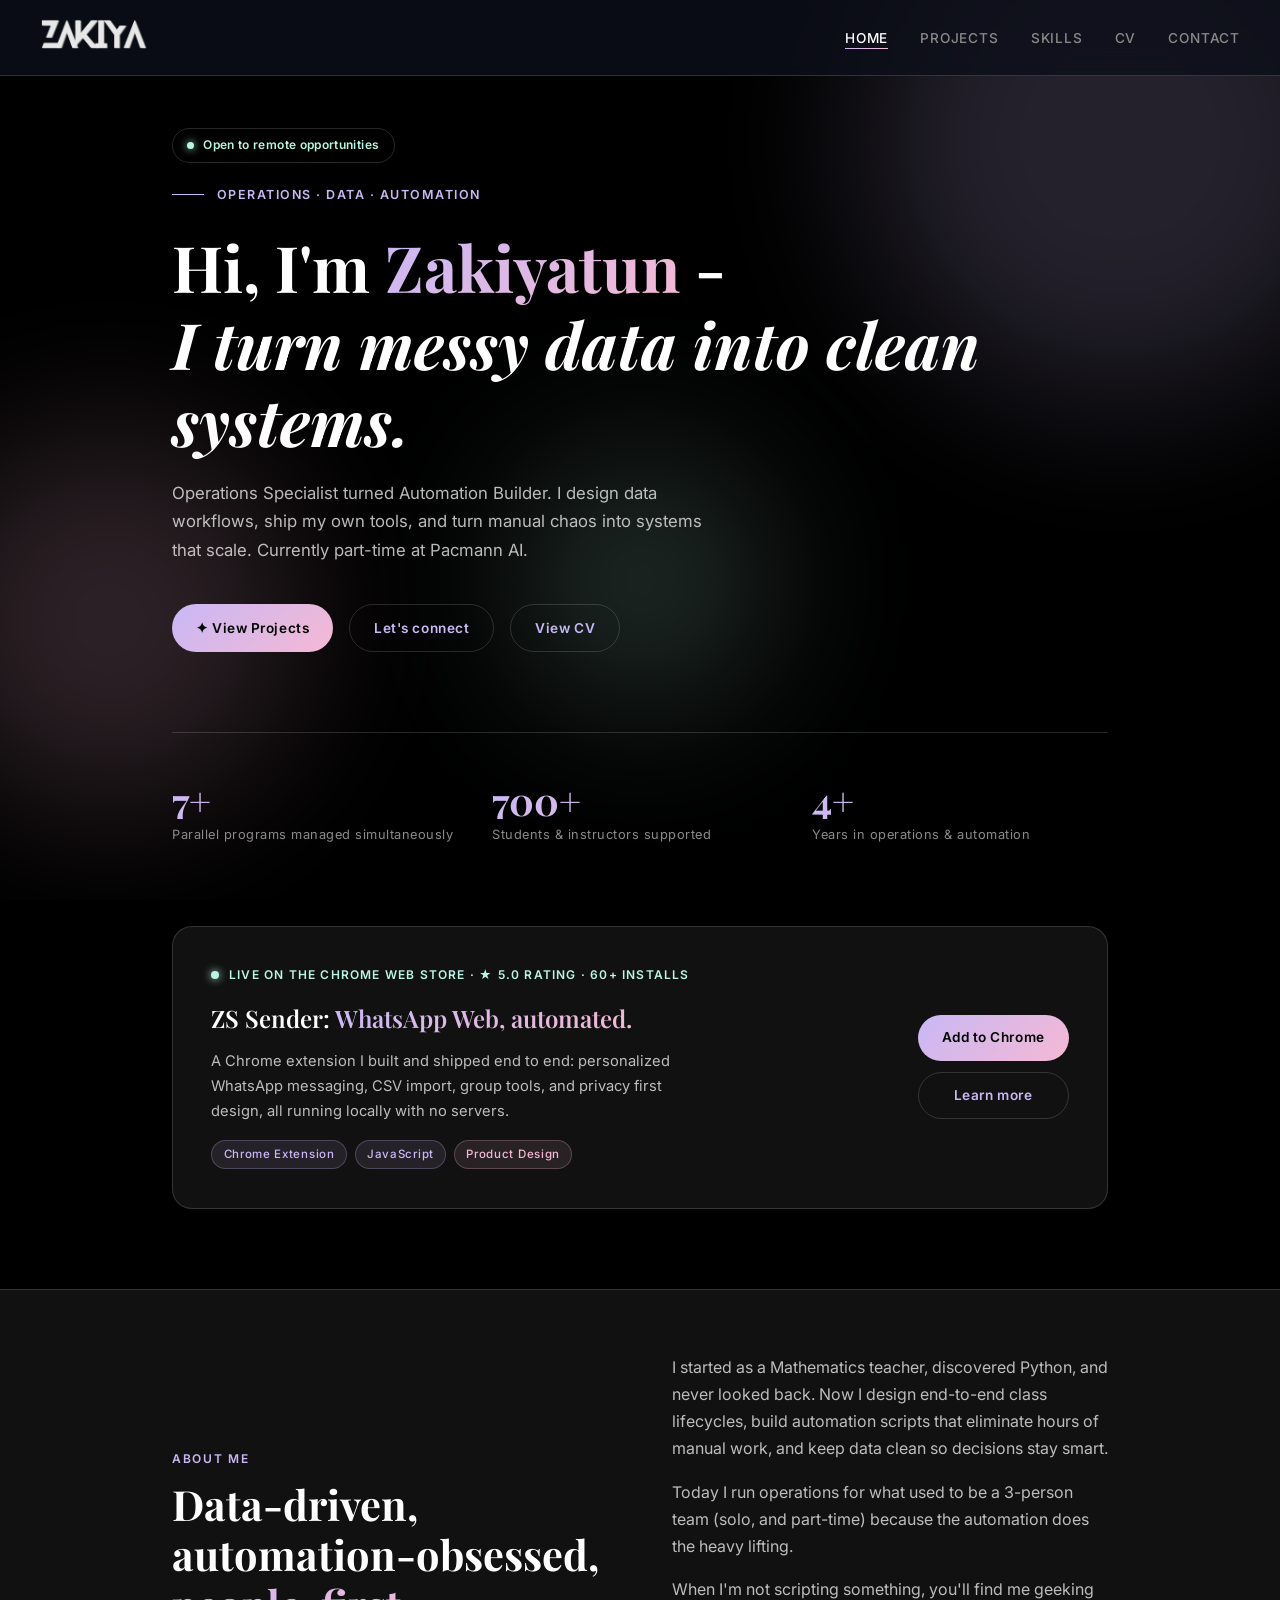
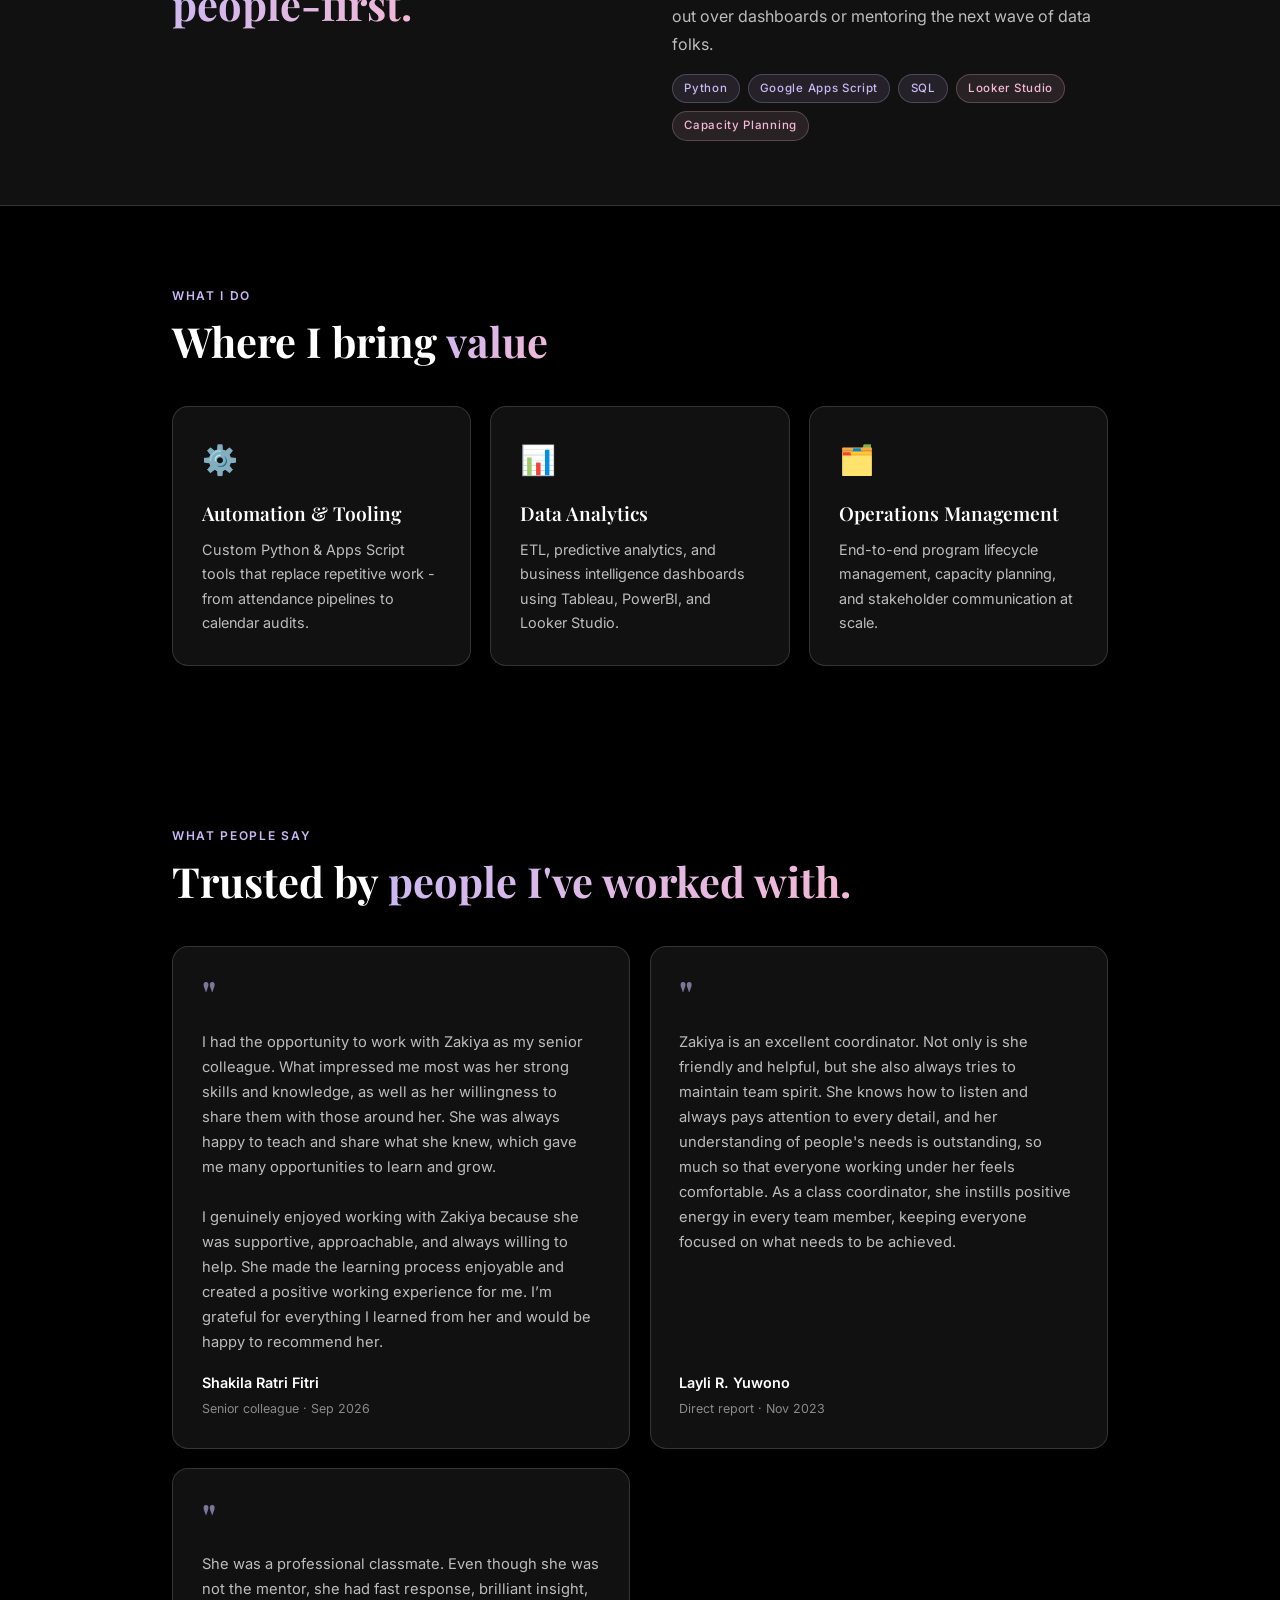
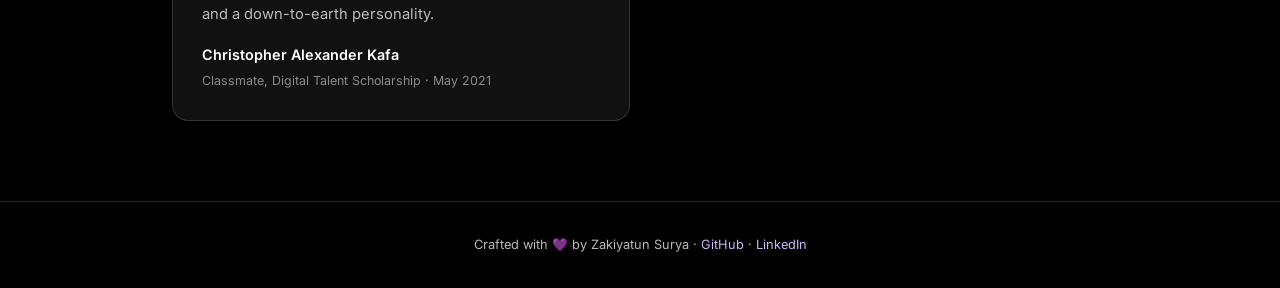
<file: index.html>
<!DOCTYPE html>
<html lang="en">
<head>
  <meta charset="UTF-8">
  <meta name="viewport" content="width=device-width, initial-scale=1.0">
  <meta name="description" content="Operations Specialist turned Automation Builder. I design data workflows, ship my own tools, and turn manual chaos into systems that scale." />
  <meta property="og:type" content="website" />
  <meta property="og:title" content="Zakiyatun Surya - Portfolio" />
  <meta property="og:description" content="Operations Specialist turned Automation Builder. I design data workflows, ship my own tools, and turn manual chaos into systems that scale." />
  <meta property="og:url" content="https://zakiyyah-ai.github.io/" />
  <meta property="og:image" content="https://zakiyyah-ai.github.io/favicon.png" />
  <script type="application/ld+json">
  {
    "@context": "https://schema.org",
    "@type": "Person",
    "name": "Zakiyatun Surya",
    "url": "https://zakiyyah-ai.github.io/",
    "image": "https://zakiyyah-ai.github.io/favicon.png",
    "jobTitle": "Operations Specialist",
    "worksFor": {
      "@type": "Organization",
      "name": "Pacmann AI"
    },
    "description": "Operations Specialist & Automation Enthusiast building Python pipelines, data workflows, and automation tools.",
    "sameAs": [
      "https://www.linkedin.com/in/zakiyatun/",
      "https://github.com/zakiyyah-ai"
    ]
  }
  </script>
  <link rel="icon" type="image/png" href="favicon.png">
  <link rel="apple-touch-icon" href="favicon.png">
  <title>Zakiyatun Surya - Portfolio</title>
  <link rel="stylesheet" href="style.css">
  <style>
    .hero {
      min-height: calc(100vh - 80px);
      display: flex;
      flex-direction: column;
      justify-content: center;
      max-width: 1000px;
      margin: 0 auto;
      padding: 3rem 2rem 5rem;
    }
    .hero-eyebrow {
      display: flex;
      align-items: center;
      gap: 0.8rem;
      margin-bottom: 1.5rem;
    }
    .hero-eyebrow::before {
      content: '';
      display: block;
      width: 32px;
      height: 1px;
      background: var(--lavender);
    }
    .hero-eyebrow span {
      font-size: 0.78rem;
      font-weight: 600;
      letter-spacing: 0.12em;
      text-transform: uppercase;
      color: var(--lavender);
    }
    .status-badge {
      display: inline-flex;
      align-items: center;
      gap: 0.55rem;
      padding: 0.4rem 0.9rem;
      border: 1px solid var(--border);
      border-radius: 20px;
      font-size: 0.75rem;
      font-weight: 600;
      letter-spacing: 0.03em;
      color: var(--mint);
      margin-bottom: 1.3rem;
      width: fit-content;
    }
    .status-dot {
      width: 7px;
      height: 7px;
      border-radius: 50%;
      background: var(--mint);
      box-shadow: 0 0 8px var(--mint);
      flex-shrink: 0;
    }
    .hero h1 { margin-bottom: 1.2rem; }
    .hero h1 em {
      font-style: italic;
      font-family: 'Playfair Display', serif;
    }
    .hero-sub {
      font-size: 1.05rem;
      max-width: 560px;
      margin-bottom: 2.5rem;
    }
    .hero-cta {
      display: flex;
      gap: 1rem;
      flex-wrap: wrap;
    }
    .hero-stats {
      display: grid;
      grid-template-columns: repeat(3, 1fr);
      gap: 1.5rem;
      margin-top: 5rem;
      padding-top: 3rem;
      border-top: 1px solid var(--border);
    }
    .stat-num {
      font-family: 'Playfair Display', serif;
      font-size: 2.4rem;
      font-weight: 700;
      background: linear-gradient(135deg, var(--lavender), var(--pink));
      -webkit-background-clip: text;
      -webkit-text-fill-color: transparent;
      background-clip: text;
      line-height: 1;
      margin-bottom: 0.3rem;
    }
    .stat-label { font-size: 0.8rem; color: var(--muted); letter-spacing: 0.04em; }

    /* about strip */
    .about-strip {
      background: var(--card);
      border-top: 1px solid var(--border);
      border-bottom: 1px solid var(--border);
    }
    .about-inner {
      max-width: 1000px;
      margin: 0 auto;
      padding: 4rem 2rem;
      display: grid;
      grid-template-columns: 1fr 1fr;
      gap: 4rem;
      align-items: center;
    }
    .about-inner h2 { margin-bottom: 1rem; }
    .about-inner p { margin-bottom: 1rem; }
    .pill-row { display: flex; flex-wrap: wrap; gap: 0.5rem; margin-top: 1rem; }

    /* featured section */
    .featured-grid {
      display: grid;
      grid-template-columns: repeat(auto-fit, minmax(260px, 1fr));
      gap: 1.2rem;
      margin-top: 2.5rem;
    }
    .feat-card .feat-icon {
      font-size: 1.8rem;
      margin-bottom: 0.8rem;
    }
    .feat-card h3 { margin-bottom: 0.5rem; }
    .feat-card p { font-size: 0.9rem; }

    @media (max-width: 700px) {
      .about-inner { grid-template-columns: 1fr; gap: 2rem; }
      .hero-stats { grid-template-columns: 1fr 1fr; }
    }

    /* featured build */
    .featured-build {
      max-width: 1000px;
      margin: 0 auto;
      padding: 0 2rem 5rem;
    }
    .fb-card {
      background: var(--card);
      border: 1px solid var(--border);
      border-radius: 20px;
      padding: 2.4rem;
      display: grid;
      grid-template-columns: 1fr auto;
      gap: 2rem;
      align-items: center;
    }
    .fb-eyebrow {
      display: flex;
      align-items: center;
      gap: 0.6rem;
      margin-bottom: 0.8rem;
    }
    .fb-dot {
      width: 8px; height: 8px;
      border-radius: 50%;
      background: var(--mint);
      box-shadow: 0 0 8px var(--mint);
    }
    .fb-eyebrow span {
      font-size: 0.75rem;
      font-weight: 600;
      letter-spacing: 0.1em;
      text-transform: uppercase;
      color: var(--mint);
    }
    .fb-card h3 { font-size: 1.5rem; margin-bottom: 0.6rem; }
    .fb-card p { font-size: 0.92rem; max-width: 480px; }
    .fb-tags { display: flex; flex-wrap: wrap; gap: 0.5rem; margin-top: 1rem; }
    .fb-cta { display: flex; flex-direction: column; gap: 0.7rem; }
    .fb-cta .btn { justify-content: center; }

    @media (max-width: 700px) {
      .fb-card { grid-template-columns: 1fr; }
      .fb-cta { flex-direction: row; flex-wrap: wrap; }
    }

    /* testimonials */
    .testi-grid {
      display: grid;
      grid-template-columns: repeat(auto-fit, minmax(320px, 1fr));
      gap: 1.2rem;
      margin-top: 2.5rem;
    }
    .testi-card { display: flex; flex-direction: column; gap: 1rem; }
    .testi-mark {
      font-family: 'Playfair Display', serif;
      font-size: 2.4rem;
      font-weight: 700;
      line-height: 1;
      color: var(--lavender);
      opacity: 0.6;
    }
    .testi-card p.testi-text {
      font-size: 0.92rem;
      flex: 1;
    }
    .testi-author { display: flex; flex-direction: column; gap: 0.15rem; }
    .testi-author strong { font-size: 0.9rem; font-weight: 600; }
    .testi-author span { font-size: 0.78rem; color: var(--muted); }
  </style>
</head>
<body data-page="home">
<script src="nav.js"></script>

<main class="page">

  <!-- ── HERO ── -->
  <section class="hero">
    <div class="status-badge"><span class="status-dot"></span>Open to remote opportunities</div>
    <div class="hero-eyebrow"><span>Operations · Data · Automation</span></div>
    <h1>Hi, I'm <span class="grad">Zakiyatun</span> -<br><em>I turn messy data into clean systems.</em></h1>
    <p class="hero-sub">Operations Specialist turned Automation Builder. I design data workflows, ship my own tools, and turn manual chaos into systems that scale. Currently part-time at Pacmann AI.</p>
    <div class="hero-cta">
      <a href="projects.html" class="btn btn-primary">✦ View Projects</a>
      <a href="contact.html" class="btn btn-outline">Let's connect</a>
      <a href="cv.html" class="btn btn-outline">View CV</a>
    </div>

    <div class="hero-stats">
      <div>
        <div class="stat-num">7+</div>
        <div class="stat-label">Parallel programs managed simultaneously</div>
      </div>
      <div>
        <div class="stat-num">700+</div>
        <div class="stat-label">Students & instructors supported</div>
      </div>
      <div>
        <div class="stat-num">4+</div>
        <div class="stat-label">Years in operations & automation</div>
      </div>
    </div>
  </section>

  <!-- ── FEATURED BUILD ── -->
  <section class="featured-build">
    <div class="fb-card">
      <div>
        <div class="fb-eyebrow"><span class="fb-dot"></span><span>Live on the Chrome Web Store · ★ 5.0 rating · 60+ installs</span></div>
        <h3>ZS Sender: <span class="grad">WhatsApp Web, automated.</span></h3>
        <p>A Chrome extension I built and shipped end to end: personalized WhatsApp messaging, CSV import, group tools, and privacy first design, all running locally with no servers.</p>
        <div class="fb-tags">
          <span class="tag">Chrome Extension</span>
          <span class="tag">JavaScript</span>
          <span class="tag pink">Product Design</span>
        </div>
      </div>
      <div class="fb-cta">
        <a href="https://chromewebstore.google.com/detail/zs-sender-whatsapp-bulk-s/goccbmpegaongfpnoemfaobfbcglnjhi" class="btn btn-primary" target="_blank" rel="noopener noreferrer">Add to Chrome</a>
        <a href="zs-sender.html" class="btn btn-outline">Learn more</a>
      </div>
    </div>
  </section>

  <!-- ── ABOUT ── -->
  <div class="about-strip">
    <div class="about-inner">
      <div>
        <div class="section-label">About Me</div>
        <h2>Data-driven, automation-obsessed, <span class="grad">people-first.</span></h2>
      </div>
      <div>
        <p>I started as a Mathematics teacher, discovered Python, and never looked back. Now I design end-to-end class lifecycles, build automation scripts that eliminate hours of manual work, and keep data clean so decisions stay smart.</p>
        <p>Today I run operations for what used to be a 3-person team (solo, and part-time) because the automation does the heavy lifting.</p>
        <p>When I'm not scripting something, you'll find me geeking out over dashboards or mentoring the next wave of data folks.</p>
        <div class="pill-row">
          <span class="tag">Python</span>
          <span class="tag">Google Apps Script</span>
          <span class="tag">SQL</span>
          <span class="tag pink">Looker Studio</span>
          <span class="tag pink">Capacity Planning</span>
        </div>
      </div>
    </div>
  </div>

  <!-- ── WHAT I DO ── -->
  <section class="section">
    <div class="section-label">What I Do</div>
    <h2>Where I bring <span class="grad">value</span></h2>
    <div class="featured-grid">
      <div class="card feat-card">
        <div class="feat-icon">⚙️</div>
        <h3>Automation & Tooling</h3>
        <p>Custom Python & Apps Script tools that replace repetitive work - from attendance pipelines to calendar audits.</p>
      </div>
      <div class="card feat-card">
        <div class="feat-icon">📊</div>
        <h3>Data Analytics</h3>
        <p>ETL, predictive analytics, and business intelligence dashboards using Tableau, PowerBI, and Looker Studio.</p>
      </div>
      <div class="card feat-card">
        <div class="feat-icon">🗂️</div>
        <h3>Operations Management</h3>
        <p>End-to-end program lifecycle management, capacity planning, and stakeholder communication at scale.</p>
      </div>
    </div>
  </section>

  <!-- ── TESTIMONIALS ── -->
  <section class="section">
    <div class="section-label">What People Say</div>
    <h2>Trusted by <span class="grad">people I've worked with.</span></h2>
    <div class="testi-grid">
      <div class="card testi-card">
        <div class="testi-mark">"</div>
        <p class="testi-text">I had the opportunity to work with Zakiya as my senior colleague. What impressed me most was her strong skills and knowledge, as well as her willingness to share them with those around her. She was always happy to teach and share what she knew, which gave me many opportunities to learn and grow.<br></br>I genuinely enjoyed working with Zakiya because she was supportive, approachable, and always willing to help. She made the learning process enjoyable and created a positive working experience for me. I’m grateful for everything I learned from her and would be happy to recommend her.</p>
        <div class="testi-author">
          <strong>Shakila Ratri Fitri</strong>
          <span>Senior colleague · Sep 2026</span>
        </div>
      </div>
      <div class="card testi-card">
        <div class="testi-mark">"</div>
        <p class="testi-text">Zakiya is an excellent coordinator. Not only is she friendly and helpful, but she also always tries to maintain team spirit. She knows how to listen and always pays attention to every detail, and her understanding of people's needs is outstanding, so much so that everyone working under her feels comfortable. As a class coordinator, she instills positive energy in every team member, keeping everyone focused on what needs to be achieved.</p>
        <div class="testi-author">
          <strong>Layli R. Yuwono</strong>
          <span>Direct report · Nov 2023</span>
        </div>
      </div>
      <div class="card testi-card">
        <div class="testi-mark">"</div>
        <p class="testi-text">She was a professional classmate. Even though she was not the mentor, she had fast response, brilliant insight, and a down-to-earth personality.</p>
        <div class="testi-author">
          <strong>Christopher Alexander Kafa</strong>
          <span>Classmate, Digital Talent Scholarship · May 2021</span>
        </div>
      </div>
    </div>
  </section>

</main>

<footer>
  <p>Crafted with 💜 by Zakiyatun Surya · <a href="https://github.com/zakiyyah-ai" target="_blank">GitHub</a> · <a href="https://www.linkedin.com/in/zakiyatun/" target="_blank">LinkedIn</a></p>
</footer>

</body>
</html>
</file>
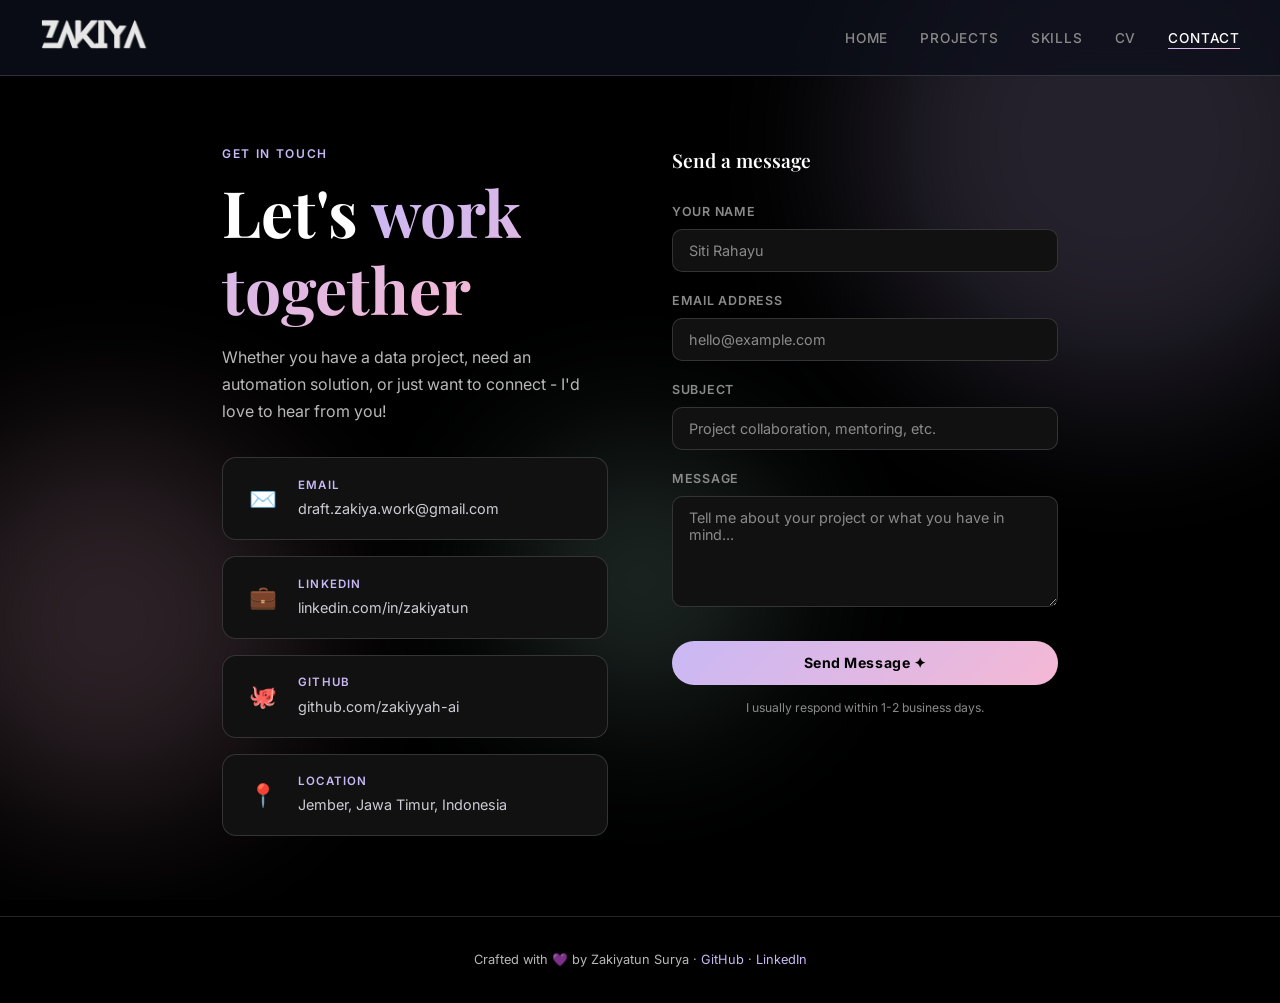
<file: contact.html>
<!DOCTYPE html>
<html lang="en">
<head>
  <meta charset="UTF-8">
  <meta name="viewport" content="width=device-width, initial-scale=1.0">
  <meta name="description" content="Get in touch with Zakiyatun Surya for data projects, automation solutions, or collaboration opportunities." />
  <meta property="og:type" content="website" />
  <meta property="og:title" content="Contact - Zakiyatun Surya" />
  <meta property="og:description" content="Operations Specialist turned Automation Builder. I design data workflows, ship my own tools, and turn manual chaos into systems that scale." />
  <meta property="og:url" content="https://zakiyyah-ai.github.io/contact.html" />
  <meta property="og:image" content="https://zakiyyah-ai.github.io/favicon.png" />
  <link rel="icon" type="image/png" href="favicon.png">
  <link rel="apple-touch-icon" href="favicon.png">
  <title>Contact - Zakiyatun Surya</title>
  <link rel="stylesheet" href="style.css">
  <style>
    .contact-wrap {
      max-width: 900px;
      margin: 0 auto;
      padding: 4rem 2rem 5rem;
      display: grid;
      grid-template-columns: 1fr 1fr;
      gap: 4rem;
      align-items: start;
    }

    .contact-left h1 { margin-bottom: 1rem; }
    .contact-left p { margin-bottom: 2rem; }

    .contact-links { display: flex; flex-direction: column; gap: 1rem; }
    .contact-link {
      display: flex;
      align-items: center;
      gap: 1rem;
      background: var(--card);
      border: 1px solid var(--border);
      border-radius: 14px;
      padding: 1.1rem 1.3rem;
      text-decoration: none;
      color: var(--white);
      transition: border-color 0.25s, transform 0.2s;
    }
    .contact-link:hover {
      border-color: rgba(201, 184, 245, 0.45);
      transform: translateX(4px);
    }
    .contact-link-icon {
      font-size: 1.4rem;
      width: 2.4rem;
      text-align: center;
    }
    .contact-link-info {}
    .contact-link-label {
      font-size: 0.72rem;
      font-weight: 600;
      letter-spacing: 0.1em;
      text-transform: uppercase;
      color: var(--lavender);
      margin-bottom: 0.1rem;
    }
    .contact-link-val {
      font-size: 0.9rem;
      color: rgba(247,245,255,0.82);
    }

    /* form side */
    .contact-right {}
    .form-title {
      font-family: 'Playfair Display', serif;
      font-size: 1.2rem;
      font-weight: 600;
      margin-bottom: 1.5rem;
    }
    .form-field { margin-bottom: 1.1rem; }
    .form-field label {
      display: block;
      font-size: 0.78rem;
      font-weight: 600;
      letter-spacing: 0.06em;
      text-transform: uppercase;
      color: var(--muted);
      margin-bottom: 0.45rem;
    }
    .form-field input,
    .form-field textarea {
      width: 100%;
      background: var(--card);
      border: 1px solid var(--border);
      border-radius: 10px;
      padding: 0.75rem 1rem;
      color: var(--white);
      font-family: 'Inter', sans-serif;
      font-size: 0.9rem;
      transition: border-color 0.2s;
      outline: none;
      resize: vertical;
    }
    .form-field input:focus,
    .form-field textarea:focus {
      border-color: rgba(201, 184, 245, 0.5);
    }
    .form-field input::placeholder,
    .form-field textarea::placeholder { color: var(--muted); }

    .form-submit {
      width: 100%;
      padding: 0.85rem;
      background: linear-gradient(135deg, var(--lavender), var(--pink));
      color: var(--navy);
      border: none;
      border-radius: 40px;
      font-family: 'Inter', sans-serif;
      font-size: 0.88rem;
      font-weight: 700;
      letter-spacing: 0.04em;
      cursor: pointer;
      transition: opacity 0.2s, transform 0.2s;
      margin-top: 0.5rem;
    }
    .form-submit:hover { opacity: 0.88; transform: translateY(-2px); }

    .form-note {
      font-size: 0.76rem;
      color: var(--muted);
      text-align: center;
      margin-top: 0.8rem;
    }

    .success-msg {
      display: none;
      background: rgba(184, 245, 228, 0.08);
      border: 1px solid rgba(184, 245, 228, 0.3);
      border-radius: 12px;
      padding: 1.2rem;
      text-align: center;
      color: var(--mint);
      font-size: 0.9rem;
      margin-top: 1rem;
    }

    .error-msg {
      display: none;
      background: rgba(245, 184, 184, 0.08);
      border: 1px solid rgba(245, 184, 184, 0.3);
      border-radius: 12px;
      padding: 1.2rem;
      text-align: center;
      color: #F5B8B8;
      font-size: 0.9rem;
      margin-top: 1rem;
    }

    @media (max-width: 700px) {
      .contact-wrap { grid-template-columns: 1fr; gap: 3rem; }
    }
  </style>
</head>
<body data-page="contact">
<script src="nav.js"></script>

<main class="page">
  <div class="contact-wrap">

    <!-- Left: info -->
    <div class="contact-left">
      <div class="section-label">Get In Touch</div>
      <h1>Let's <span class="grad">work together</span></h1>
      <p>Whether you have a data project, need an automation solution, or just want to connect - I'd love to hear from you!</p>

      <div class="contact-links">
        <a class="contact-link" href="mailto:draft.zakiya.work@gmail.com">
          <div class="contact-link-icon">✉️</div>
          <div class="contact-link-info">
            <div class="contact-link-label">Email</div>
            <div class="contact-link-val">draft.zakiya.work@gmail.com</div>
          </div>
        </a>

        <a class="contact-link" href="https://www.linkedin.com/in/zakiyatun/" target="_blank">
          <div class="contact-link-icon">💼</div>
          <div class="contact-link-info">
            <div class="contact-link-label">LinkedIn</div>
            <div class="contact-link-val">linkedin.com/in/zakiyatun</div>
          </div>
        </a>

        <a class="contact-link" href="https://github.com/zakiyyah-ai" target="_blank">
          <div class="contact-link-icon">🐙</div>
          <div class="contact-link-info">
            <div class="contact-link-label">GitHub</div>
            <div class="contact-link-val">github.com/zakiyyah-ai</div>
          </div>
        </a>

        <div class="contact-link" style="cursor:default">
          <div class="contact-link-icon">📍</div>
          <div class="contact-link-info">
            <div class="contact-link-label">Location</div>
            <div class="contact-link-val">Jember, Jawa Timur, Indonesia</div>
          </div>
        </div>
      </div>
    </div>

    <!-- Right: form -->
    <div class="contact-right">
      <div class="form-title">Send a message</div>
      <form id="contactForm" action="https://formspree.io/f/xdekznvg" method="POST">
        <div class="form-field">
          <label for="name">Your Name</label>
          <input type="text" id="name" name="name" placeholder="Siti Rahayu" required>
        </div>
        <div class="form-field">
          <label for="email">Email Address</label>
          <input type="email" id="email" name="email" placeholder="hello@example.com" required>
        </div>
        <div class="form-field">
          <label for="subject">Subject</label>
          <input type="text" id="subject" name="subject" placeholder="Project collaboration, mentoring, etc.">
        </div>
        <div class="form-field">
          <label for="message">Message</label>
          <textarea id="message" name="message" rows="5" placeholder="Tell me about your project or what you have in mind..." required></textarea>
        </div>
        <button type="submit" class="form-submit">Send Message ✦</button>
        <p class="form-note">I usually respond within 1-2 business days.</p>
      </form>
      <div class="success-msg" id="successMsg">
        ✦ Message sent! Thank you for reaching out. I'll get back to you soon.
      </div>
      <div class="error-msg" id="errorMsg">
        ✦ Something went wrong. Please try again, or email me directly at <a href="mailto:draft.zakiya.work@gmail.com" style="color:inherit;text-decoration:underline">draft.zakiya.work@gmail.com</a>.
      </div>
    </div>

  </div>
</main>

<footer>
  <p>Crafted with 💜 by Zakiyatun Surya · <a href="https://github.com/zakiyyah-ai" target="_blank">GitHub</a> · <a href="https://www.linkedin.com/in/zakiyatun/" target="_blank">LinkedIn</a></p>
</footer>

<script>
  const form = document.getElementById('contactForm');
  const msg = document.getElementById('successMsg');
  const errMsg = document.getElementById('errorMsg');
  const submitBtn = form.querySelector('.form-submit');

  form.addEventListener('submit', async (e) => {
    e.preventDefault();
    msg.style.display = 'none';
    errMsg.style.display = 'none';
    submitBtn.disabled = true;
    submitBtn.textContent = 'Sending...';

    try {
      const response = await fetch(form.action, {
        method: 'POST',
        body: new FormData(form),
        headers: { 'Accept': 'application/json' }
      });

      if (response.ok) {
        msg.style.display = 'block';
        form.reset();
      } else {
        errMsg.style.display = 'block';
      }
    } catch (err) {
      errMsg.style.display = 'block';
    } finally {
      submitBtn.disabled = false;
      submitBtn.textContent = 'Send Message ✦';
    }
  });
</script>
</body>
</html>
</file>
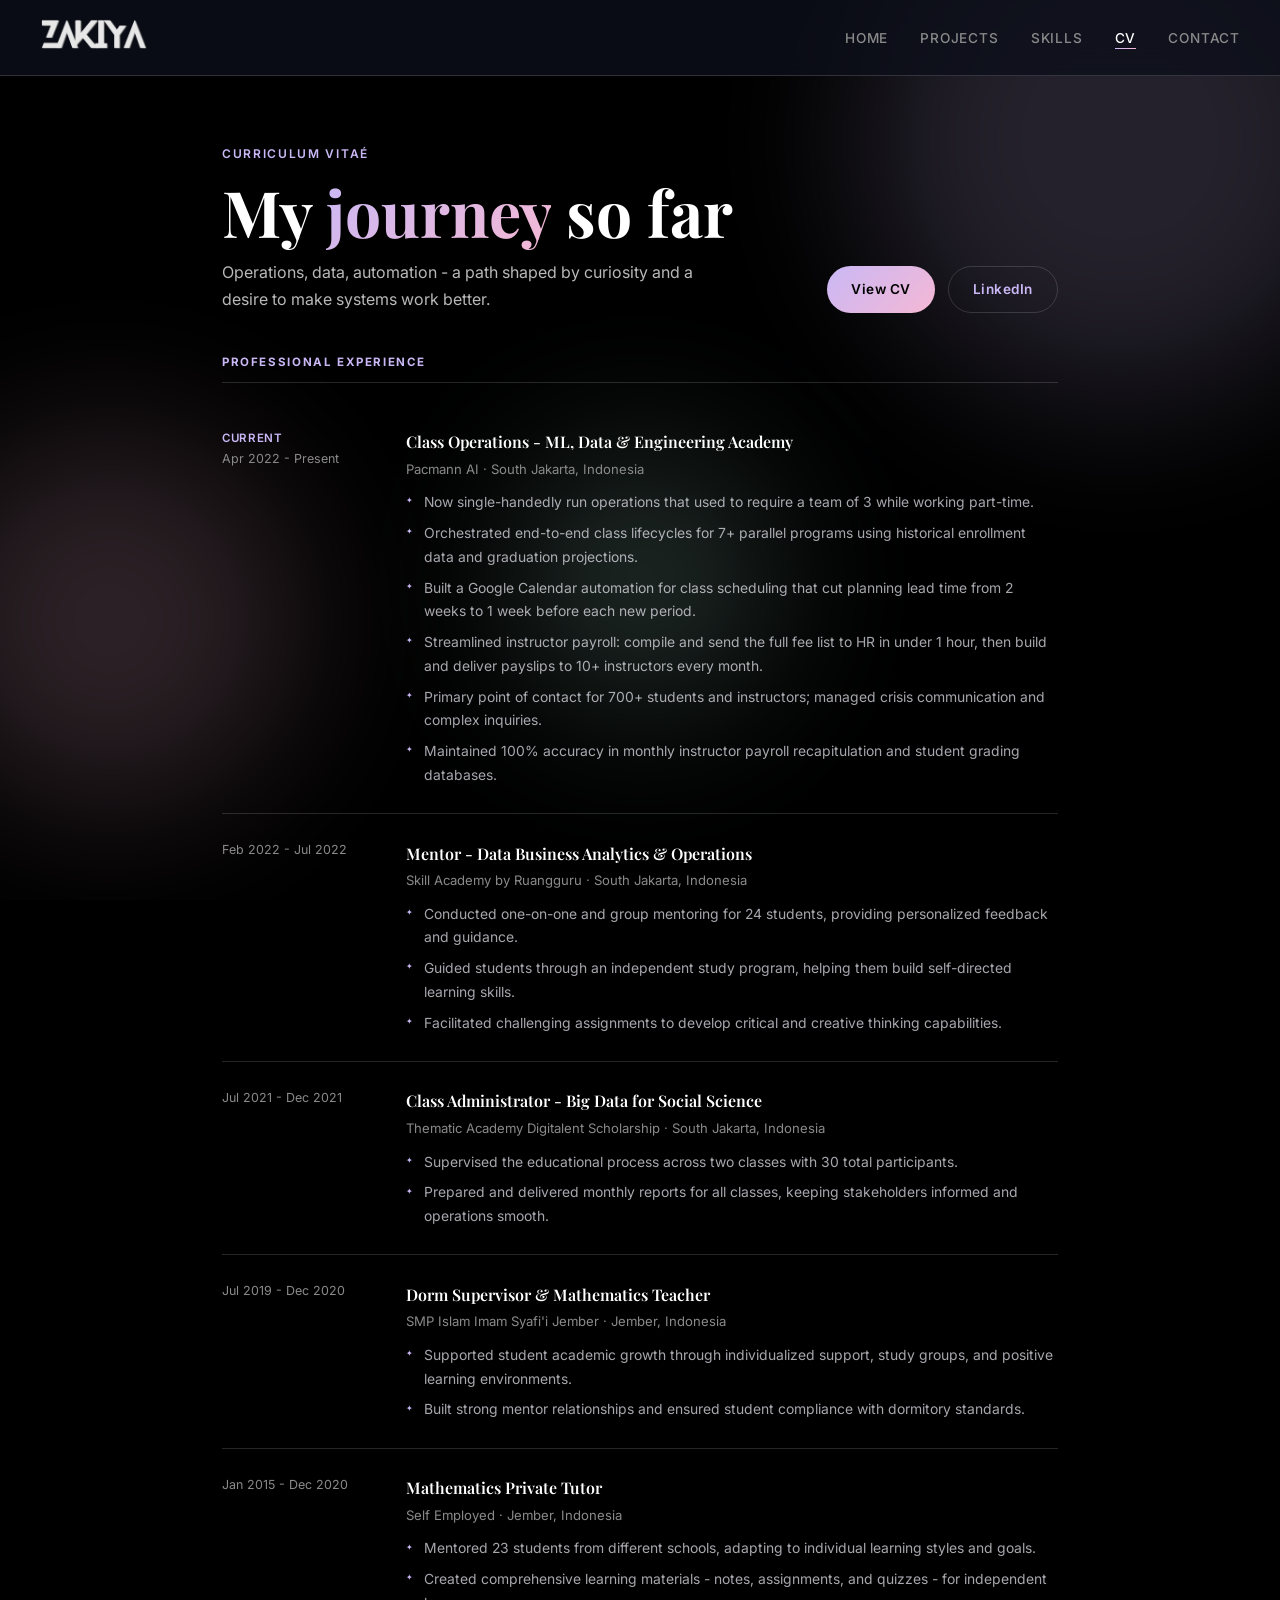
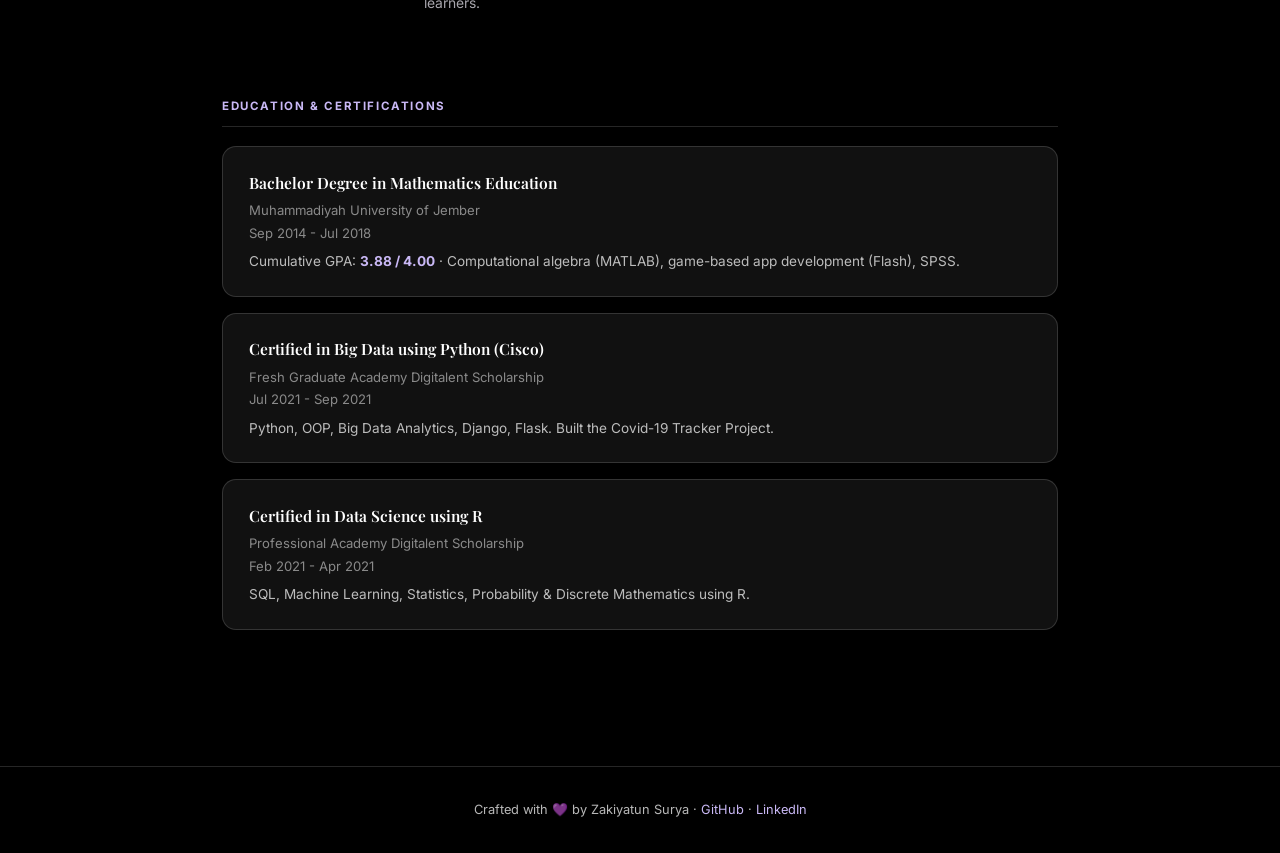
<file: cv.html>
<!DOCTYPE html>
<html lang="en">
<head>
  <meta charset="UTF-8">
  <meta name="viewport" content="width=device-width, initial-scale=1.0">
  <meta name="description" content="Curriculum vitae of Zakiyatun Surya - Operations Specialist with a background in Mathematics Education, Python automation, and data analytics." />
  <meta property="og:type" content="website" />
  <meta property="og:title" content="CV - Zakiyatun Surya" />
  <meta property="og:description" content="Operations Specialist turned Automation Builder. I design data workflows, ship my own tools, and turn manual chaos into systems that scale." />
  <meta property="og:url" content="https://zakiyyah-ai.github.io/cv.html" />
  <meta property="og:image" content="https://zakiyyah-ai.github.io/favicon.png" />
  <link rel="icon" type="image/png" href="favicon.png">
  <link rel="apple-touch-icon" href="favicon.png">
  <title>CV - Zakiyatun Surya</title>
  <link rel="stylesheet" href="style.css">
  <style>
    .page-hero {
      max-width: 900px;
      margin: 0 auto;
      padding: 4rem 2rem 2.5rem;
      display: flex;
      align-items: flex-end;
      justify-content: space-between;
      gap: 2rem;
      flex-wrap: wrap;
    }
    .page-hero h1 { margin-bottom: 0.5rem; }
    .page-hero p { max-width: 480px; }
    .dl-btn-wrap { display: flex; gap: 0.8rem; flex-wrap: wrap; }

    .cv-wrap {
      max-width: 900px;
      margin: 0 auto;
      padding: 0 2rem 5rem;
    }

    /* timeline */
    .cv-block { margin-bottom: 3.5rem; }
    .cv-block-label {
      font-size: 0.72rem;
      font-weight: 700;
      letter-spacing: 0.14em;
      text-transform: uppercase;
      color: var(--lavender);
      margin-bottom: 1.2rem;
      padding-bottom: 0.6rem;
      border-bottom: 1px solid var(--border);
    }

    .timeline { display: flex; flex-direction: column; gap: 0; }
    .tl-item {
      display: grid;
      grid-template-columns: 160px 1fr;
      gap: 1.5rem;
      padding: 1.6rem 0;
      border-bottom: 1px solid var(--border);
      position: relative;
    }
    .tl-item:last-child { border-bottom: none; }

    .tl-period {
      font-size: 0.78rem;
      color: var(--muted);
      line-height: 1.5;
      padding-top: 0.1rem;
    }
    .tl-period strong {
      display: block;
      color: var(--lavender);
      font-weight: 600;
      font-size: 0.72rem;
      letter-spacing: 0.06em;
      text-transform: uppercase;
      margin-bottom: 0.2rem;
    }

    .tl-content h3 {
      font-family: 'Playfair Display', serif;
      font-size: 1rem;
      font-weight: 600;
      margin-bottom: 0.15rem;
    }
    .tl-org {
      font-size: 0.82rem;
      color: var(--muted);
      margin-bottom: 0.7rem;
    }
    .tl-content ul {
      list-style: none;
      padding: 0;
      display: flex;
      flex-direction: column;
      gap: 0.45rem;
    }
    .tl-content ul li {
      font-size: 0.87rem;
      color: rgba(247,245,255,0.68);
      padding-left: 1.1rem;
      position: relative;
    }
    .tl-content ul li::before {
      content: '✦';
      position: absolute;
      left: 0;
      font-size: 0.5rem;
      color: var(--lavender);
      top: 0.2rem;
    }

    /* education cards */
    .edu-grid {
      display: flex;
      flex-direction: column;
      gap: 1rem;
    }
    .edu-card {
      background: var(--card);
      border: 1px solid var(--border);
      border-radius: 14px;
      padding: 1.4rem 1.6rem;
    }
    .edu-card h3 { font-size: 0.97rem; margin-bottom: 0.2rem; }
    .edu-card .tl-org { margin-bottom: 0.4rem; }
    .edu-card p { font-size: 0.85rem; }

    @media (max-width: 640px) {
      .tl-item { grid-template-columns: 1fr; gap: 0.4rem; }
      .page-hero { align-items: flex-start; }
    }
  </style>
</head>
<body data-page="cv">
<script src="nav.js"></script>

<main class="page">
  <div class="page-hero">
    <div>
      <div class="section-label">Curriculum Vitaé</div>
      <h1>My <span class="grad">journey</span> so far</h1>
      <p>Operations, data, automation - a path shaped by curiosity and a desire to make systems work better.</p>
    </div>
    <div class="dl-btn-wrap">
      <a href="https://docs.google.com/document/d/1o-TpcDBEYp0IissprvO0NSffcd0DY9zqKxUDTqef7WM/preview" target="_blank" class="btn btn-primary">View CV</a>
      <a href="https://www.linkedin.com/in/zakiyatun/" target="_blank" class="btn btn-outline">LinkedIn</a>
    </div>
  </div>

  <div class="cv-wrap">

    <!-- Experience -->
    <div class="cv-block">
      <div class="cv-block-label">Professional Experience</div>
      <div class="timeline">

        <div class="tl-item">
          <div class="tl-period">
            <strong>Current</strong>
            Apr 2022 - Present
          </div>
          <div class="tl-content">
            <h3>Class Operations - ML, Data & Engineering Academy</h3>
            <div class="tl-org">Pacmann AI · South Jakarta, Indonesia</div>
            <ul>
              <li>Now single-handedly run operations that used to require a team of 3 while working part-time.</li>
              <li>Orchestrated end-to-end class lifecycles for 7+ parallel programs using historical enrollment data and graduation projections.</li>
              <li>Built a Google Calendar automation for class scheduling that cut planning lead time from 2 weeks to 1 week before each new period.</li>
              <li>Streamlined instructor payroll: compile and send the full fee list to HR in under 1 hour, then build and deliver payslips to 10+ instructors every month.</li>
              <li>Primary point of contact for 700+ students and instructors; managed crisis communication and complex inquiries.</li>
              <li>Maintained 100% accuracy in monthly instructor payroll recapitulation and student grading databases.</li>
            </ul>
          </div>
        </div>

        <div class="tl-item">
          <div class="tl-period">
            Feb 2022 - Jul 2022
          </div>
          <div class="tl-content">
            <h3>Mentor - Data Business Analytics & Operations</h3>
            <div class="tl-org">Skill Academy by Ruangguru · South Jakarta, Indonesia</div>
            <ul>
              <li>Conducted one-on-one and group mentoring for 24 students, providing personalized feedback and guidance.</li>
              <li>Guided students through an independent study program, helping them build self-directed learning skills.</li>
              <li>Facilitated challenging assignments to develop critical and creative thinking capabilities.</li>
            </ul>
          </div>
        </div>

        <div class="tl-item">
          <div class="tl-period">
            Jul 2021 - Dec 2021
          </div>
          <div class="tl-content">
            <h3>Class Administrator - Big Data for Social Science</h3>
            <div class="tl-org">Thematic Academy Digitalent Scholarship · South Jakarta, Indonesia</div>
            <ul>
              <li>Supervised the educational process across two classes with 30 total participants.</li>
              <li>Prepared and delivered monthly reports for all classes, keeping stakeholders informed and operations smooth.</li>
            </ul>
          </div>
        </div>

        <div class="tl-item">
          <div class="tl-period">
            Jul 2019 - Dec 2020
          </div>
          <div class="tl-content">
            <h3>Dorm Supervisor & Mathematics Teacher</h3>
            <div class="tl-org">SMP Islam Imam Syafi'i Jember · Jember, Indonesia</div>
            <ul>
              <li>Supported student academic growth through individualized support, study groups, and positive learning environments.</li>
              <li>Built strong mentor relationships and ensured student compliance with dormitory standards.</li>
            </ul>
          </div>
        </div>

        <div class="tl-item">
          <div class="tl-period">
            Jan 2015 - Dec 2020
          </div>
          <div class="tl-content">
            <h3>Mathematics Private Tutor</h3>
            <div class="tl-org">Self Employed · Jember, Indonesia</div>
            <ul>
              <li>Mentored 23 students from different schools, adapting to individual learning styles and goals.</li>
              <li>Created comprehensive learning materials - notes, assignments, and quizzes - for independent learners.</li>
            </ul>
          </div>
        </div>

      </div>
    </div>

    <!-- Education -->
    <div class="cv-block">
      <div class="cv-block-label">Education & Certifications</div>
      <div class="edu-grid">

        <div class="edu-card">
          <h3>Bachelor Degree in Mathematics Education</h3>
          <div class="tl-org">Muhammadiyah University of Jember <br>Sep 2014 - Jul 2018</div>
          <p>Cumulative GPA: <strong style="color:var(--lavender)">3.88 / 4.00</strong> · Computational algebra (MATLAB), game-based app development (Flash), SPSS.</p>
        </div>

        <div class="edu-card">
          <h3>Certified in Big Data using Python (Cisco)</h3>
          <div class="tl-org">Fresh Graduate Academy Digitalent Scholarship <br>Jul 2021 - Sep 2021</div>
          <p>Python, OOP, Big Data Analytics, Django, Flask. Built the Covid-19 Tracker Project.</p>
        </div>

        <div class="edu-card">
          <h3>Certified in Data Science using R</h3>
          <div class="tl-org">Professional Academy Digitalent Scholarship <br>Feb 2021 - Apr 2021</div>
          <p>SQL, Machine Learning, Statistics, Probability & Discrete Mathematics using R.</p>
        </div>

      </div>
    </div>

  </div>
</main>

<footer>
  <p>Crafted with 💜 by Zakiyatun Surya · <a href="https://github.com/zakiyyah-ai" target="_blank">GitHub</a> · <a href="https://www.linkedin.com/in/zakiyatun/" target="_blank">LinkedIn</a></p>
</footer>

</body>
</html>
</file>
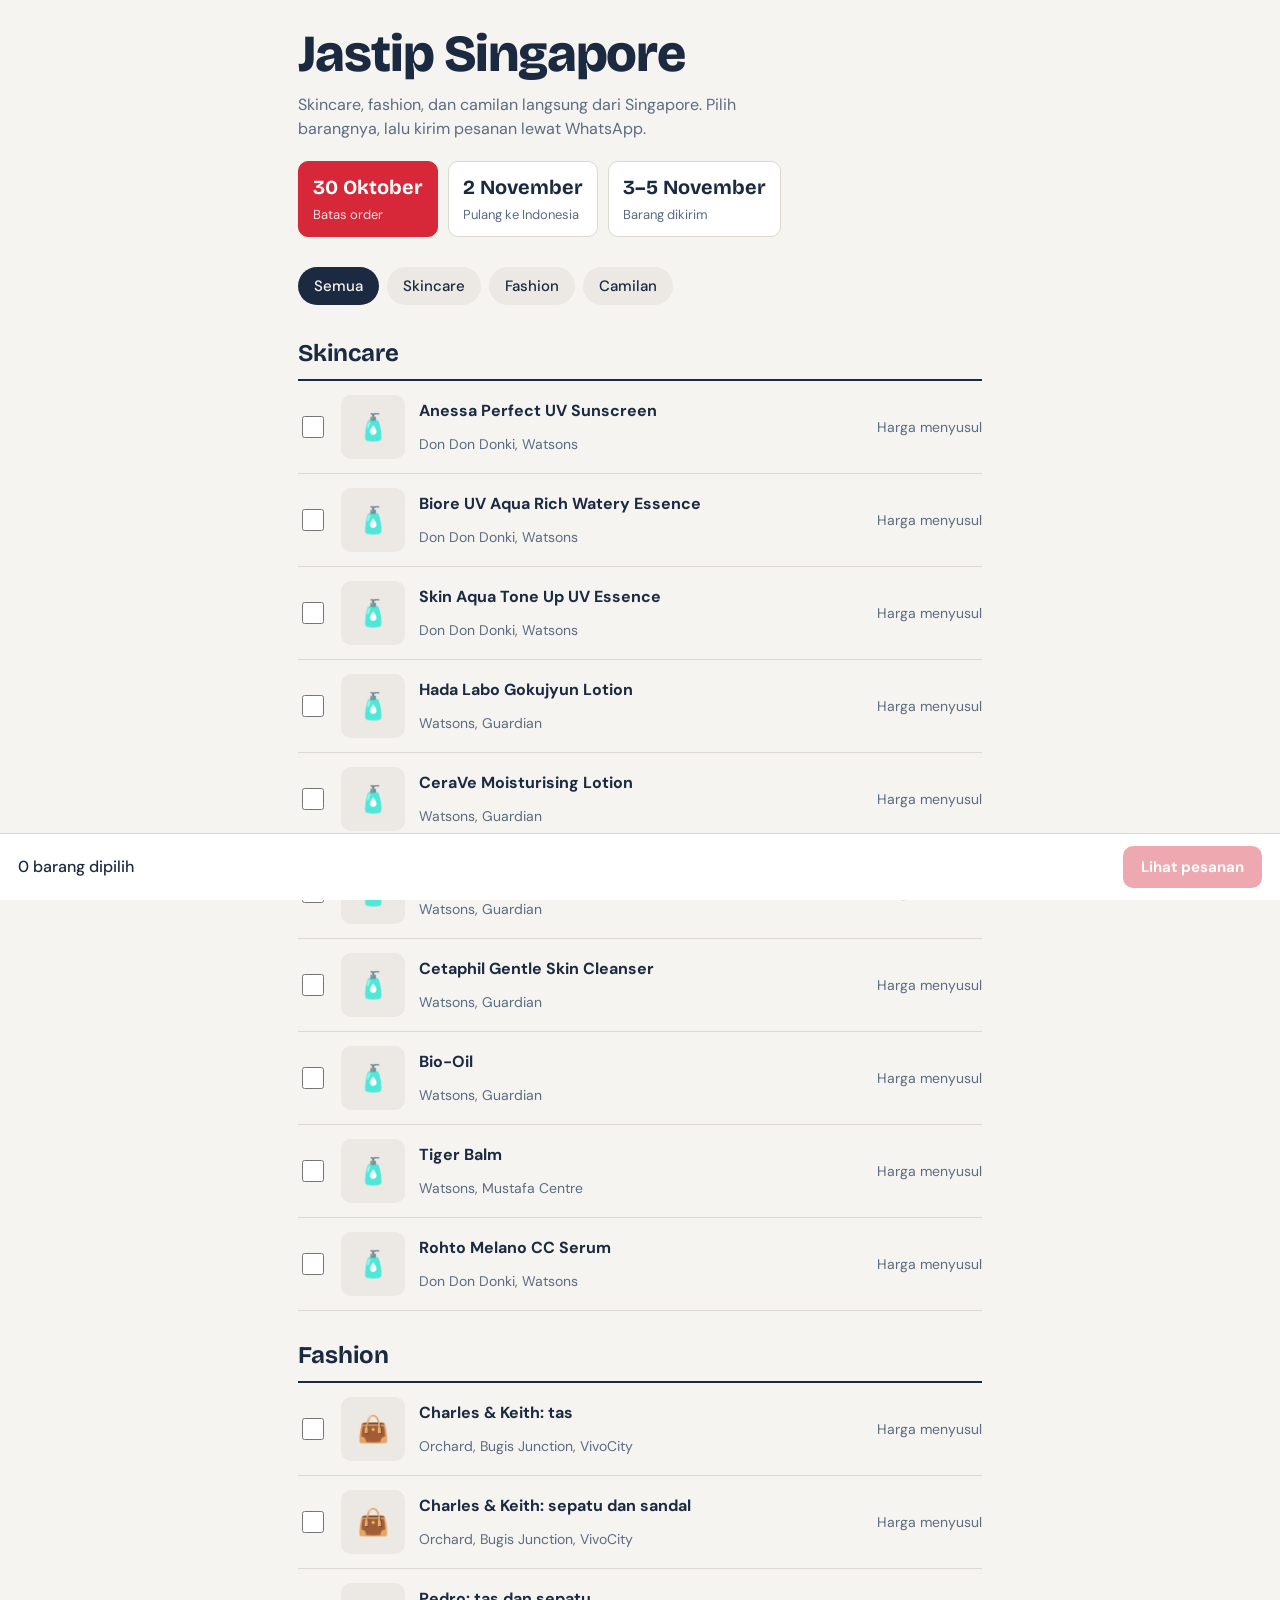
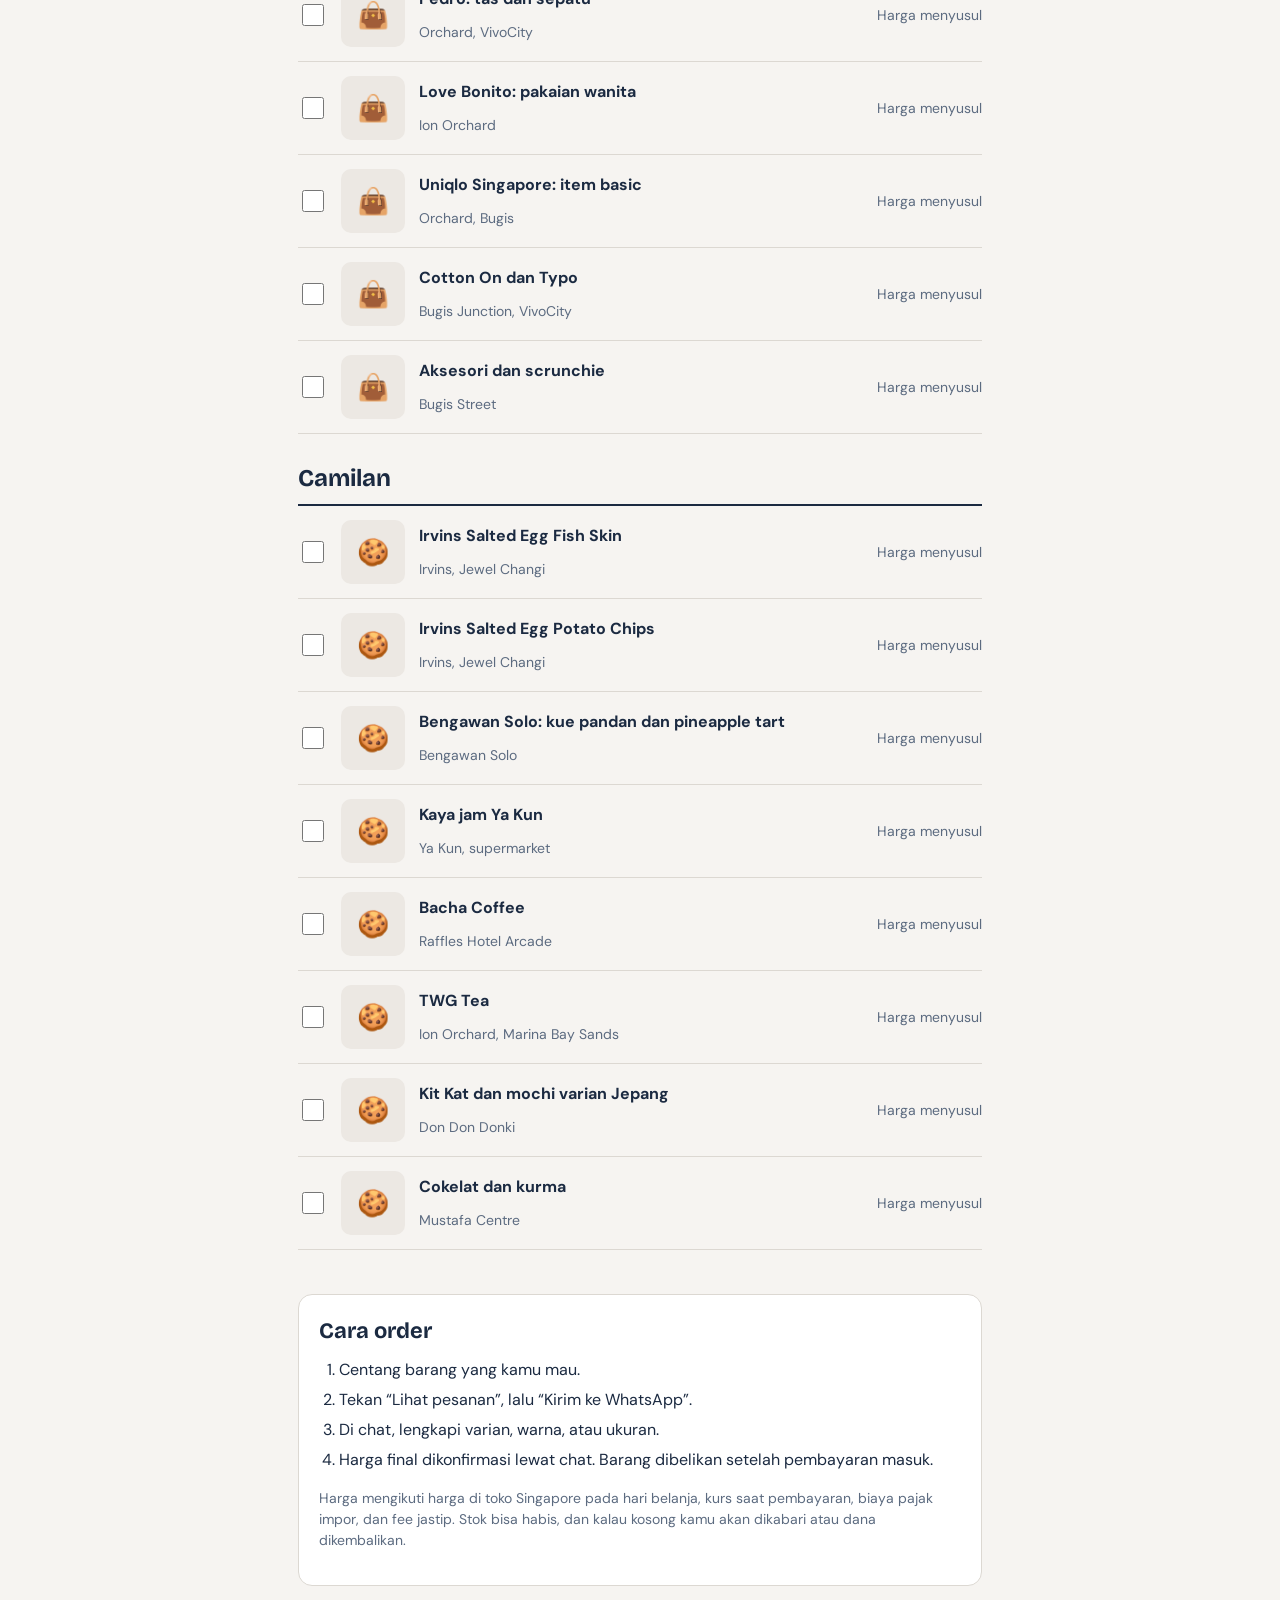
<file: Katalog Jastip Singapore.html>
<!DOCTYPE html>
<html lang="id">
<head>
<meta charset="utf-8">
<meta name="viewport" content="width=device-width, initial-scale=1, viewport-fit=cover">
<title>Katalog Jastip Singapore</title>
<link rel="stylesheet" href="https://fonts.googleapis.com/css2?family=Bricolage+Grotesque:wght@600;800&family=DM+Sans:wght@400;500;700&display=swap">
<style>
:root{--bg:#f6f4f1;--surface:#ffffff;--ink:#1b2a41;--muted:#5c6b80;--line:#dcd8d2;--accent:#d62839;--accent-ink:#ffffff;--chip:#ece8e3;
box-sizing:border-box;padding-top:env(safe-area-inset-top,0px);padding-bottom:env(safe-area-inset-bottom,0px)}
@media (prefers-color-scheme:dark){:root:not([data-theme="light"]){--bg:#121a26;--surface:#1a2535;--ink:#eef1f6;--muted:#9aa8bc;--line:#2b3a50;--accent:#ff5a6a;--accent-ink:#1b0a0d;--chip:#223045}}
:root[data-theme="dark"]{--bg:#121a26;--surface:#1a2535;--ink:#eef1f6;--muted:#9aa8bc;--line:#2b3a50;--accent:#ff5a6a;--accent-ink:#1b0a0d;--chip:#223045}
html{scroll-padding-top:env(safe-area-inset-top,0px)}
*{box-sizing:border-box}
body{margin:0;background:var(--bg);color:var(--ink);font:400 16px/1.5 "DM Sans",system-ui,sans-serif}
main{max-width:720px;margin:0 auto;padding:28px 18px 120px}
h1,h2{font-family:"Bricolage Grotesque","DM Sans",system-ui,sans-serif;margin:0}
h1{font-weight:800;font-size:clamp(34px,9vw,52px);line-height:1.02;letter-spacing:-.02em}
.sub{margin:12px 0 0;color:var(--muted);max-width:46ch}
.dates{display:flex;gap:10px;flex-wrap:wrap;margin:20px 0 0}
.date{background:var(--surface);border:1px solid var(--line);border-radius:10px;padding:10px 14px}
.date b{display:block;font-family:"Bricolage Grotesque",system-ui,sans-serif;font-size:20px}
.date span{font-size:13px;color:var(--muted)}
.date.hot{background:var(--accent);border-color:var(--accent);color:var(--accent-ink)}
.date.hot span{color:inherit;opacity:.85}
.chips{display:flex;gap:8px;margin:30px 0 6px;overflow-x:auto;padding-bottom:4px}
.chip{border:0;background:var(--chip);color:var(--ink);font:500 15px "DM Sans",system-ui,sans-serif;padding:9px 16px;border-radius:999px;cursor:pointer;white-space:nowrap}
.chip[aria-pressed="true"]{background:var(--ink);color:var(--bg)}
.chip:focus-visible,button:focus-visible,textarea:focus-visible{outline:3px solid var(--accent);outline-offset:2px}
.group{margin-top:26px}
.group h2{font-size:24px;padding-bottom:8px;border-bottom:2px solid var(--ink)}
.item{display:grid;grid-template-columns:auto 64px 1fr auto;gap:4px 14px;align-items:center;padding:14px 0;border-bottom:1px solid var(--line)}
.item input{width:22px;height:22px;accent-color:var(--accent);grid-row:1/3;grid-column:1}
.item .th{grid-row:1/3;grid-column:2;width:64px;height:64px;border-radius:10px;object-fit:cover;background:var(--chip);display:flex;align-items:center;justify-content:center;font-size:26px}
.item .n{grid-column:3;font-weight:700}
.item .s{grid-column:3;color:var(--muted);font-size:14px}
.item .p{grid-row:1/3;grid-column:4;text-align:right;font-size:14px;color:var(--muted)}
.item label{display:contents}
.how{margin-top:44px;background:var(--surface);border:1px solid var(--line);border-radius:14px;padding:20px}
.how h2{font-size:22px;margin-bottom:10px}
.how ol{margin:0;padding-left:20px}.how li{margin:6px 0}
.note{margin-top:16px;font-size:14px;color:var(--muted)}
.bar{position:fixed;left:0;right:0;bottom:0;background:var(--surface);border-top:1px solid var(--line);padding:12px 18px calc(12px + env(safe-area-inset-bottom,0px));display:flex;gap:12px;align-items:center;justify-content:space-between}
.bar span{font-weight:500}
.btn{border:0;background:var(--accent);color:var(--accent-ink);font:700 15px "DM Sans",system-ui,sans-serif;padding:11px 18px;border-radius:10px;cursor:pointer}
.btn:disabled{opacity:.4;cursor:not-allowed}
dialog{border:1px solid var(--line);border-radius:14px;background:var(--surface);color:var(--ink);width:min(560px,92vw);padding:20px}
dialog::backdrop{background:rgba(0,0,0,.5)}
textarea{width:100%;min-height:200px;border:1px solid var(--line);border-radius:10px;background:var(--bg);color:var(--ink);font:400 14px/1.5 "DM Sans",system-ui,sans-serif;padding:12px;margin:12px 0}
.row{display:flex;gap:10px;justify-content:flex-end}
.btn.ghost{background:var(--chip);color:var(--ink)}
.ok{color:var(--muted);font-size:14px;margin:0}
@media (prefers-reduced-motion:reduce){*{scroll-behavior:auto!important}}
</style>
</head>
<body>
<main>
<h1>Jastip Singapore</h1>
<p class="sub">Skincare, fashion, dan camilan langsung dari Singapore. Pilih barangnya, lalu kirim pesanan lewat WhatsApp.</p>
<div class="dates">
<div class="date hot"><b>30 Oktober</b><span>Batas order</span></div>
<div class="date"><b>2 November</b><span>Pulang ke Indonesia</span></div>
<div class="date"><b>3–5 November</b><span>Barang dikirim</span></div>
</div>

<div class="chips" role="group" aria-label="Filter kategori">
<button class="chip" data-f="all" aria-pressed="true">Semua</button>
<button class="chip" data-f="Skincare" aria-pressed="false">Skincare</button>
<button class="chip" data-f="Fashion" aria-pressed="false">Fashion</button>
<button class="chip" data-f="Camilan" aria-pressed="false">Camilan</button>
</div>
<div id="list"></div>

<section class="how">
<h2>Cara order</h2>
<ol>
<li>Centang barang yang kamu mau.</li>
<li>Tekan “Lihat pesanan”, lalu “Kirim ke WhatsApp”.</li>
<li>Di chat, lengkapi varian, warna, atau ukuran.</li>
<li>Harga final dikonfirmasi lewat chat. Barang dibelikan setelah pembayaran masuk.</li>
</ol>
<p class="note">Harga mengikuti harga di toko Singapore pada hari belanja, kurs saat pembayaran, biaya pajak impor, dan fee jastip. Stok bisa habis, dan kalau kosong kamu akan dikabari atau dana dikembalikan.</p>
</section>
</main>

<div class="bar">
<span id="count">0 barang dipilih</span>
<button class="btn" id="open" disabled>Lihat pesanan</button>
</div>

<dialog id="dlg">
<h2 style="font-size:22px">Pesananmu</h2>
<textarea id="out"></textarea>
<p class="ok" id="msg">Salin teks ini lalu kirim ke WhatsApp.</p>
<div class="row" style="margin-top:12px">
<button class="btn ghost" id="close">Tutup</button>
<button class="btn ghost" id="copy">Salin</button>
<a class="btn" id="wa" href="https://wa.me/62895336019120" target="_blank" rel="noopener" style="text-decoration:none">Kirim ke WhatsApp</a>
</div>
</dialog>

<script>
var P=[
["Skincare","Anessa Perfect UV Sunscreen","Don Don Donki, Watsons"],
["Skincare","Biore UV Aqua Rich Watery Essence","Don Don Donki, Watsons"],
["Skincare","Skin Aqua Tone Up UV Essence","Don Don Donki, Watsons"],
["Skincare","Hada Labo Gokujyun Lotion","Watsons, Guardian"],
["Skincare","CeraVe Moisturising Lotion","Watsons, Guardian"],
["Skincare","La Roche-Posay Anthelios","Watsons, Guardian"],
["Skincare","Cetaphil Gentle Skin Cleanser","Watsons, Guardian"],
["Skincare","Bio-Oil","Watsons, Guardian"],
["Skincare","Tiger Balm","Watsons, Mustafa Centre"],
["Skincare","Rohto Melano CC Serum","Don Don Donki, Watsons"],
["Fashion","Charles & Keith: tas","Orchard, Bugis Junction, VivoCity"],
["Fashion","Charles & Keith: sepatu dan sandal","Orchard, Bugis Junction, VivoCity"],
["Fashion","Pedro: tas dan sepatu","Orchard, VivoCity"],
["Fashion","Love Bonito: pakaian wanita","Ion Orchard"],
["Fashion","Uniqlo Singapore: item basic","Orchard, Bugis"],
["Fashion","Cotton On dan Typo","Bugis Junction, VivoCity"],
["Fashion","Aksesori dan scrunchie","Bugis Street"],
["Camilan","Irvins Salted Egg Fish Skin","Irvins, Jewel Changi"],
["Camilan","Irvins Salted Egg Potato Chips","Irvins, Jewel Changi"],
["Camilan","Bengawan Solo: kue pandan dan pineapple tart","Bengawan Solo"],
["Camilan","Kaya jam Ya Kun","Ya Kun, supermarket"],
["Camilan","Bacha Coffee","Raffles Hotel Arcade"],
["Camilan","TWG Tea","Ion Orchard, Marina Bay Sands"],
["Camilan","Kit Kat dan mochi varian Jepang","Don Don Donki"],
["Camilan","Cokelat dan kurma","Mustafa Centre"]
];
/* GAMBAR PRODUK: isi alamat gambar di antara tanda kutip kedua, contoh: "Bio-Oil":"data:image/jpeg;base64,..."
   Kalau dikosongkan, tampil kotak placeholder. Di halaman yang dipublish lewat Claude, gambar dari link luar tidak tampil;
   pakai data:image (base64) atau hosting sendiri. */
var IMG={
"Anessa Perfect UV Sunscreen":"",
"Biore UV Aqua Rich Watery Essence":"",
"Skin Aqua Tone Up UV Essence":"",
"Hada Labo Gokujyun Lotion":"",
"CeraVe Moisturising Lotion":"",
"La Roche-Posay Anthelios":"",
"Cetaphil Gentle Skin Cleanser":"",
"Bio-Oil":"",
"Tiger Balm":"",
"Rohto Melano CC Serum":"",
"Charles & Keith: tas":"",
"Charles & Keith: sepatu dan sandal":"",
"Pedro: tas dan sepatu":"",
"Love Bonito: pakaian wanita":"",
"Uniqlo Singapore: item basic":"",
"Cotton On dan Typo":"",
"Aksesori dan scrunchie":"",
"Irvins Salted Egg Fish Skin":"",
"Irvins Salted Egg Potato Chips":"",
"Bengawan Solo: kue pandan dan pineapple tart":"",
"Kaya jam Ya Kun":"",
"Bacha Coffee":"",
"TWG Tea":"",
"Kit Kat dan mochi varian Jepang":"",
"Cokelat dan kurma":""
};
var EMO={Skincare:"\uD83E\uDDF4",Fashion:"\uD83D\uDC5C",Camilan:"\uD83C\uDF6A"};
function thumb(p){
 var s=IMG[p[1]];
 if(s)return '<img class="th" src="'+s+'" alt="'+p[1]+'" loading="lazy">';
 return '<span class="th" aria-hidden="true">'+EMO[p[0]]+'</span>';
}
var sel={},filter="all";
var list=document.getElementById("list");
function render(){
 var cats=["Skincare","Fashion","Camilan"],h="";
 cats.forEach(function(c){
  if(filter!=="all"&&filter!==c)return;
  h+='<section class="group"><h2>'+c+'</h2>';
  P.forEach(function(p,i){
   if(p[0]!==c)return;
   h+='<div class="item"><label><input type="checkbox" data-i="'+i+'"'+(sel[i]?' checked':'')+' aria-label="Pilih '+p[1]+'">'+thumb(p)+'<span class="n">'+p[1]+'</span><span class="p">Harga menyusul</span><span class="s">'+p[2]+'</span></label></div>';
  });
  h+='</section>';
 });
 list.innerHTML=h;
}
function upd(){
 var n=Object.keys(sel).filter(function(k){return sel[k]}).length;
 document.getElementById("count").textContent=n+" barang dipilih";
 document.getElementById("open").disabled=n===0;
}
list.addEventListener("change",function(e){
 var i=e.target.getAttribute("data-i");
 if(i===null)return;
 sel[i]=e.target.checked;upd();
});
document.querySelectorAll(".chip").forEach(function(b){
 b.addEventListener("click",function(){
  filter=b.getAttribute("data-f");
  document.querySelectorAll(".chip").forEach(function(x){x.setAttribute("aria-pressed",x===b?"true":"false")});
  render();
 });
});
var dlg=document.getElementById("dlg"),out=document.getElementById("out"),msg=document.getElementById("msg");
document.getElementById("open").addEventListener("click",function(){
 var t="Halo, aku mau order jastip Singapore:\n\n";
 var c=1;
 P.forEach(function(p,i){if(sel[i]){t+=c+". "+p[1]+" (varian/warna/ukuran: ... ; jumlah: 1)\n";c++}});
 t+="\nNama:\nKota:";
 out.value=t;msg.textContent="Lengkapi varian, warna, dan ukuran, lalu kirim lewat WhatsApp.";
 document.getElementById("wa").href="https://wa.me/62895336019120?text="+encodeURIComponent(t);
 if(dlg.showModal)dlg.showModal();else dlg.setAttribute("open","");
});
document.getElementById("close").addEventListener("click",function(){dlg.close?dlg.close():dlg.removeAttribute("open")});
document.getElementById("copy").addEventListener("click",function(){
 out.select();
 var done=false;
 try{done=document.execCommand("copy")}catch(e){}
 msg.textContent=done?"Tersalin. Tempel di WhatsApp ya.":"Tekan lama teks di atas lalu pilih salin.";
});
render();upd();
</script>
</body>
</html>
</file>
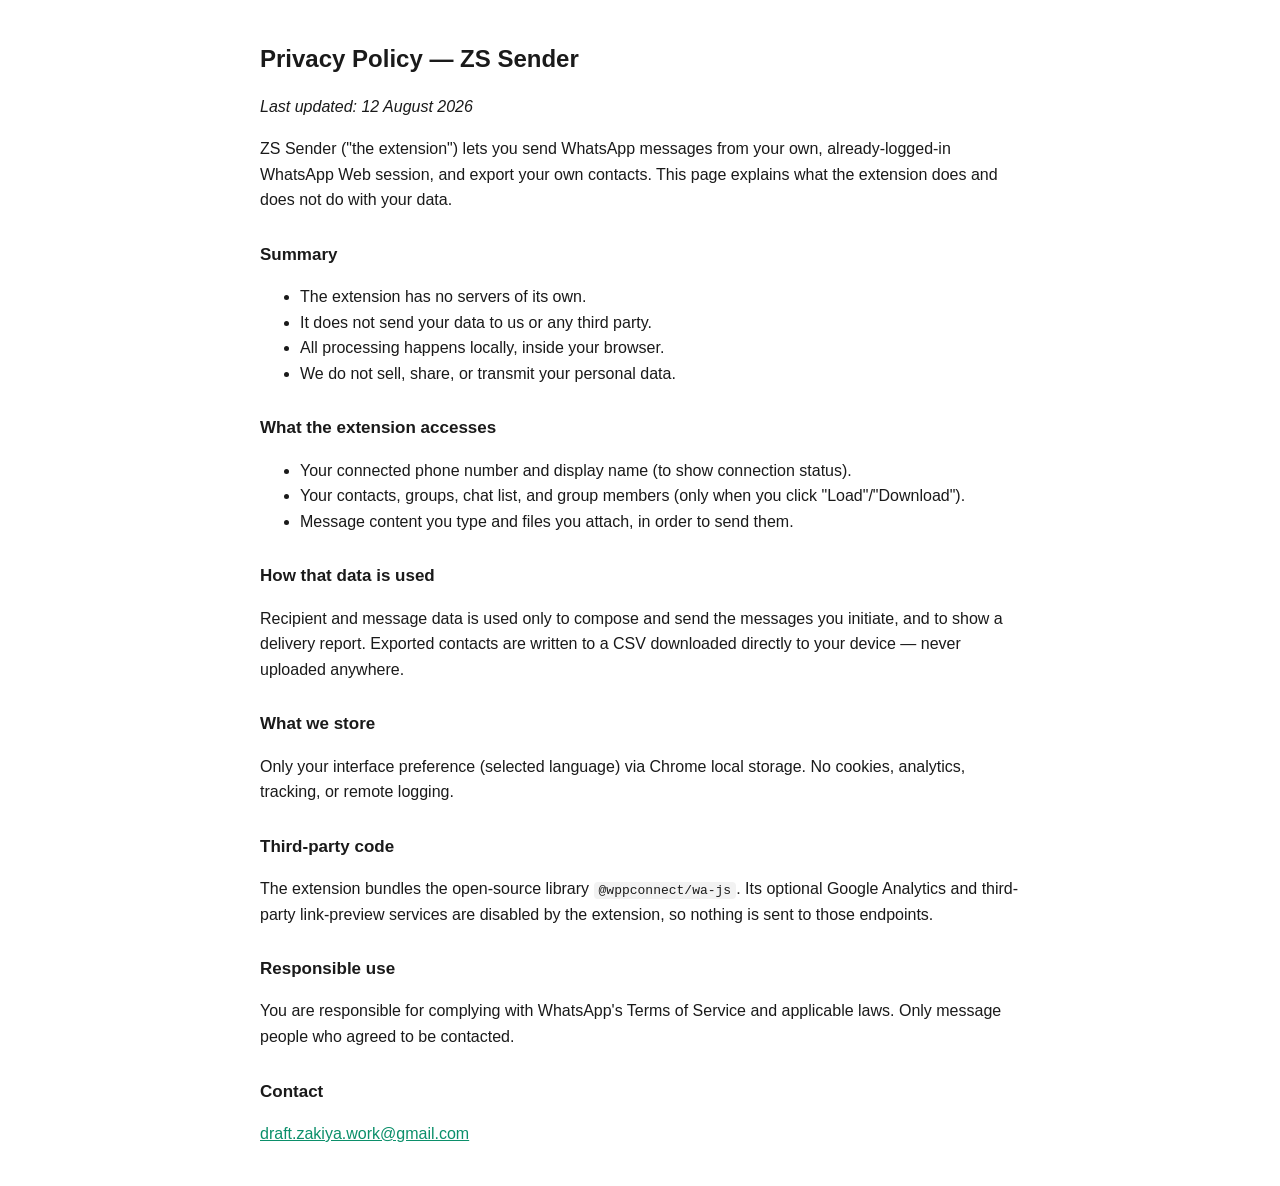
<file: Privacy.html>
<!DOCTYPE html>
<html lang="en">
<head>
  <meta charset="UTF-8">
  <meta name="viewport" content="width=device-width, initial-scale=1.0">
  <title>ZS Sender — Privacy Policy</title>
  <style>
    body{max-width:760px;margin:40px auto;padding:0 20px;font-family:-apple-system,Segoe UI,Roboto,Arial,sans-serif;line-height:1.6;color:#1a1a1a}
    h1{font-size:24px} h2{font-size:17px;margin-top:28px} code{background:#f2f2f2;padding:1px 5px;border-radius:4px}
    a{color:#0b8f6a}
  </style>
</head>
<body>
  <h1>Privacy Policy — ZS Sender</h1>
  <p><em>Last updated: 12 August 2026</em></p>

  <p>ZS Sender ("the extension") lets you send WhatsApp messages from your own,
  already-logged-in WhatsApp Web session, and export your own contacts. This page
  explains what the extension does and does not do with your data.</p>

  <h2>Summary</h2>
  <ul>
    <li>The extension has no servers of its own.</li>
    <li>It does not send your data to us or any third party.</li>
    <li>All processing happens locally, inside your browser.</li>
    <li>We do not sell, share, or transmit your personal data.</li>
  </ul>

  <h2>What the extension accesses</h2>
  <ul>
    <li>Your connected phone number and display name (to show connection status).</li>
    <li>Your contacts, groups, chat list, and group members (only when you click "Load"/"Download").</li>
    <li>Message content you type and files you attach, in order to send them.</li>
  </ul>

  <h2>How that data is used</h2>
  <p>Recipient and message data is used only to compose and send the messages you
  initiate, and to show a delivery report. Exported contacts are written to a CSV
  downloaded directly to your device — never uploaded anywhere.</p>

  <h2>What we store</h2>
  <p>Only your interface preference (selected language) via Chrome local storage.
  No cookies, analytics, tracking, or remote logging.</p>

  <h2>Third-party code</h2>
  <p>The extension bundles the open-source library <code>@wppconnect/wa-js</code>.
  Its optional Google Analytics and third-party link-preview services are disabled
  by the extension, so nothing is sent to those endpoints.</p>

  <h2>Responsible use</h2>
  <p>You are responsible for complying with WhatsApp's Terms of Service and
  applicable laws. Only message people who agreed to be contacted.</p>

  <h2>Contact</h2>
  <p><a href="mailto:draft.zakiya.work@gmail.com">draft.zakiya.work@gmail.com</a></p>
</body>
</html>
</file>
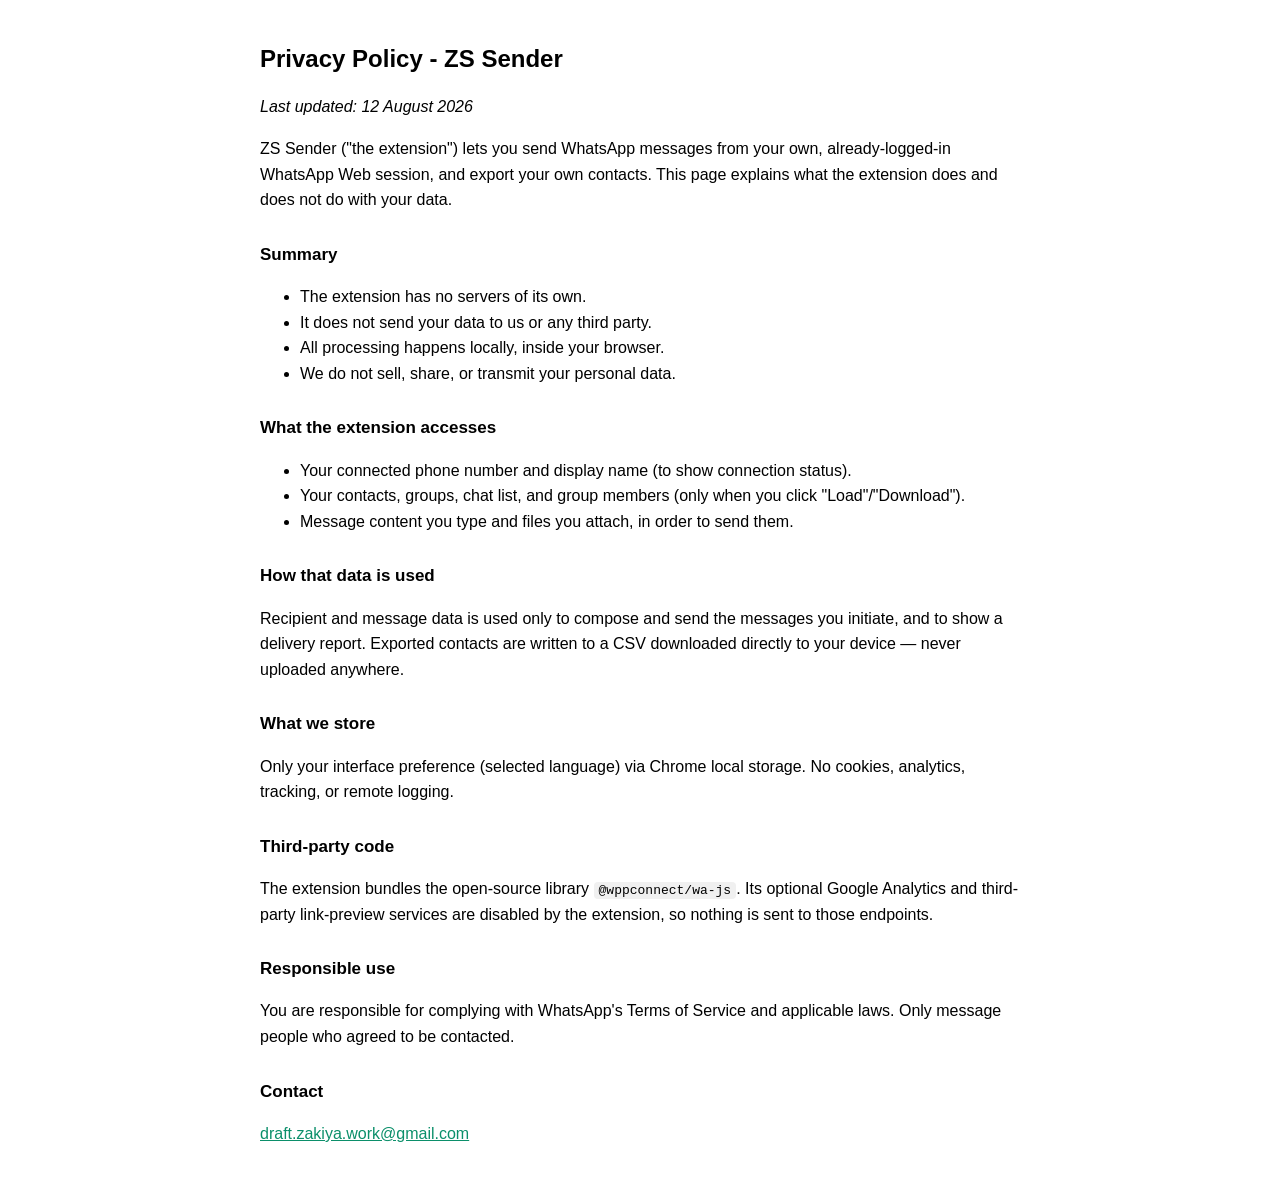
<file: privacy.html>
<!DOCTYPE html>
<html lang="en">
<head>
  <meta charset="UTF-8">
  <meta name="viewport" content="width=device-width, initial-scale=1.0">
  <link rel="icon" type="image/png" href="favicon.png">
  <link rel="apple-touch-icon" href="favicon.png">
  <title>ZS Sender - Privacy Policy</title>
  <style>
    body{max-width:760px;margin:40px auto;padding:0 20px;font-family:-apple-system,Segoe UI,Roboto,Arial,sans-serif;line-height:1.6;color:#000000;background:#ffffff}
    h1{font-size:24px} h2{font-size:17px;margin-top:28px} code{background:#f0f0f0;color:#000000;padding:1px 5px;border-radius:4px}
    a{color:#0b8f6a}
  </style>
</head>
<body>
  <h1>Privacy Policy - ZS Sender</h1>
  <p><em>Last updated: 12 August 2026</em></p>

  <p>ZS Sender ("the extension") lets you send WhatsApp messages from your own,
  already-logged-in WhatsApp Web session, and export your own contacts. This page
  explains what the extension does and does not do with your data.</p>

  <h2>Summary</h2>
  <ul>
    <li>The extension has no servers of its own.</li>
    <li>It does not send your data to us or any third party.</li>
    <li>All processing happens locally, inside your browser.</li>
    <li>We do not sell, share, or transmit your personal data.</li>
  </ul>

  <h2>What the extension accesses</h2>
  <ul>
    <li>Your connected phone number and display name (to show connection status).</li>
    <li>Your contacts, groups, chat list, and group members (only when you click "Load"/"Download").</li>
    <li>Message content you type and files you attach, in order to send them.</li>
  </ul>

  <h2>How that data is used</h2>
  <p>Recipient and message data is used only to compose and send the messages you
  initiate, and to show a delivery report. Exported contacts are written to a CSV
  downloaded directly to your device — never uploaded anywhere.</p>

  <h2>What we store</h2>
  <p>Only your interface preference (selected language) via Chrome local storage.
  No cookies, analytics, tracking, or remote logging.</p>

  <h2>Third-party code</h2>
  <p>The extension bundles the open-source library <code>@wppconnect/wa-js</code>.
  Its optional Google Analytics and third-party link-preview services are disabled
  by the extension, so nothing is sent to those endpoints.</p>

  <h2>Responsible use</h2>
  <p>You are responsible for complying with WhatsApp's Terms of Service and
  applicable laws. Only message people who agreed to be contacted.</p>

  <h2>Contact</h2>
  <p><a href="mailto:draft.zakiya.work@gmail.com">draft.zakiya.work@gmail.com</a></p>
</body>
</html>
</file>
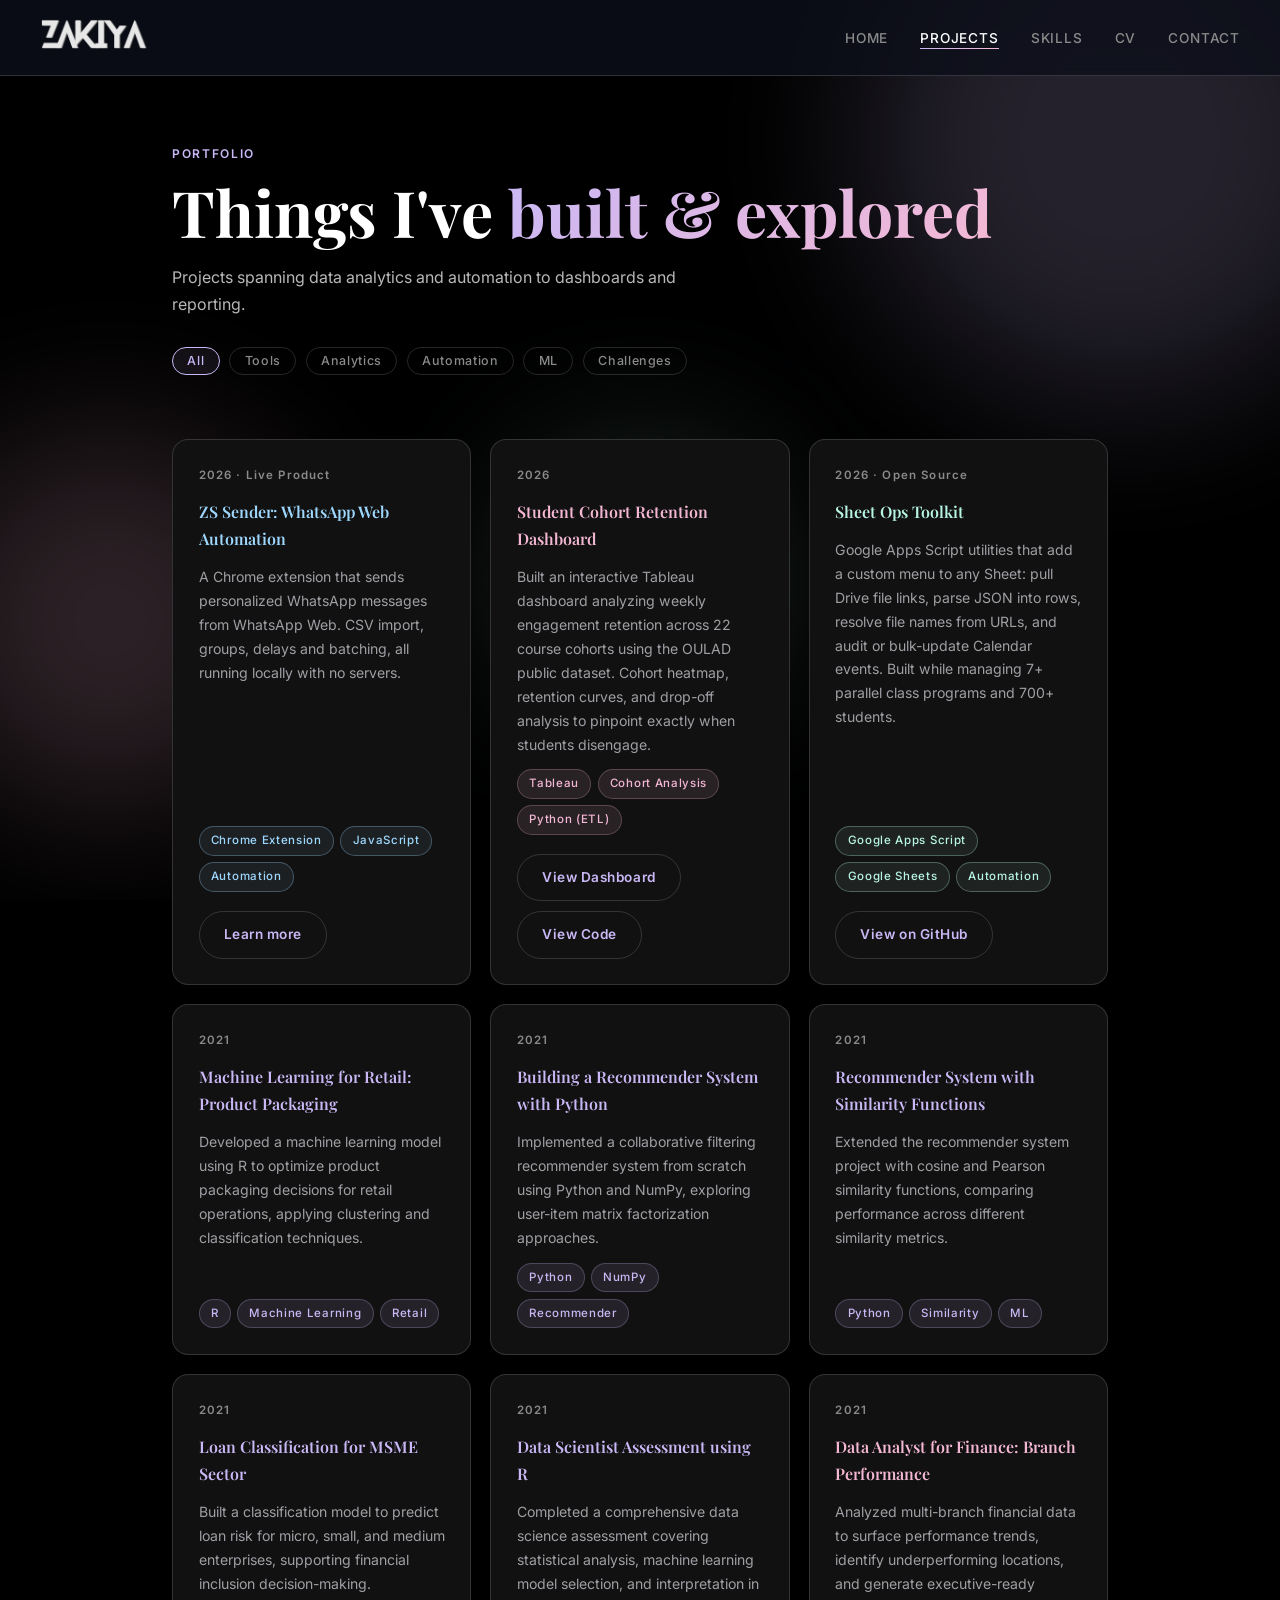
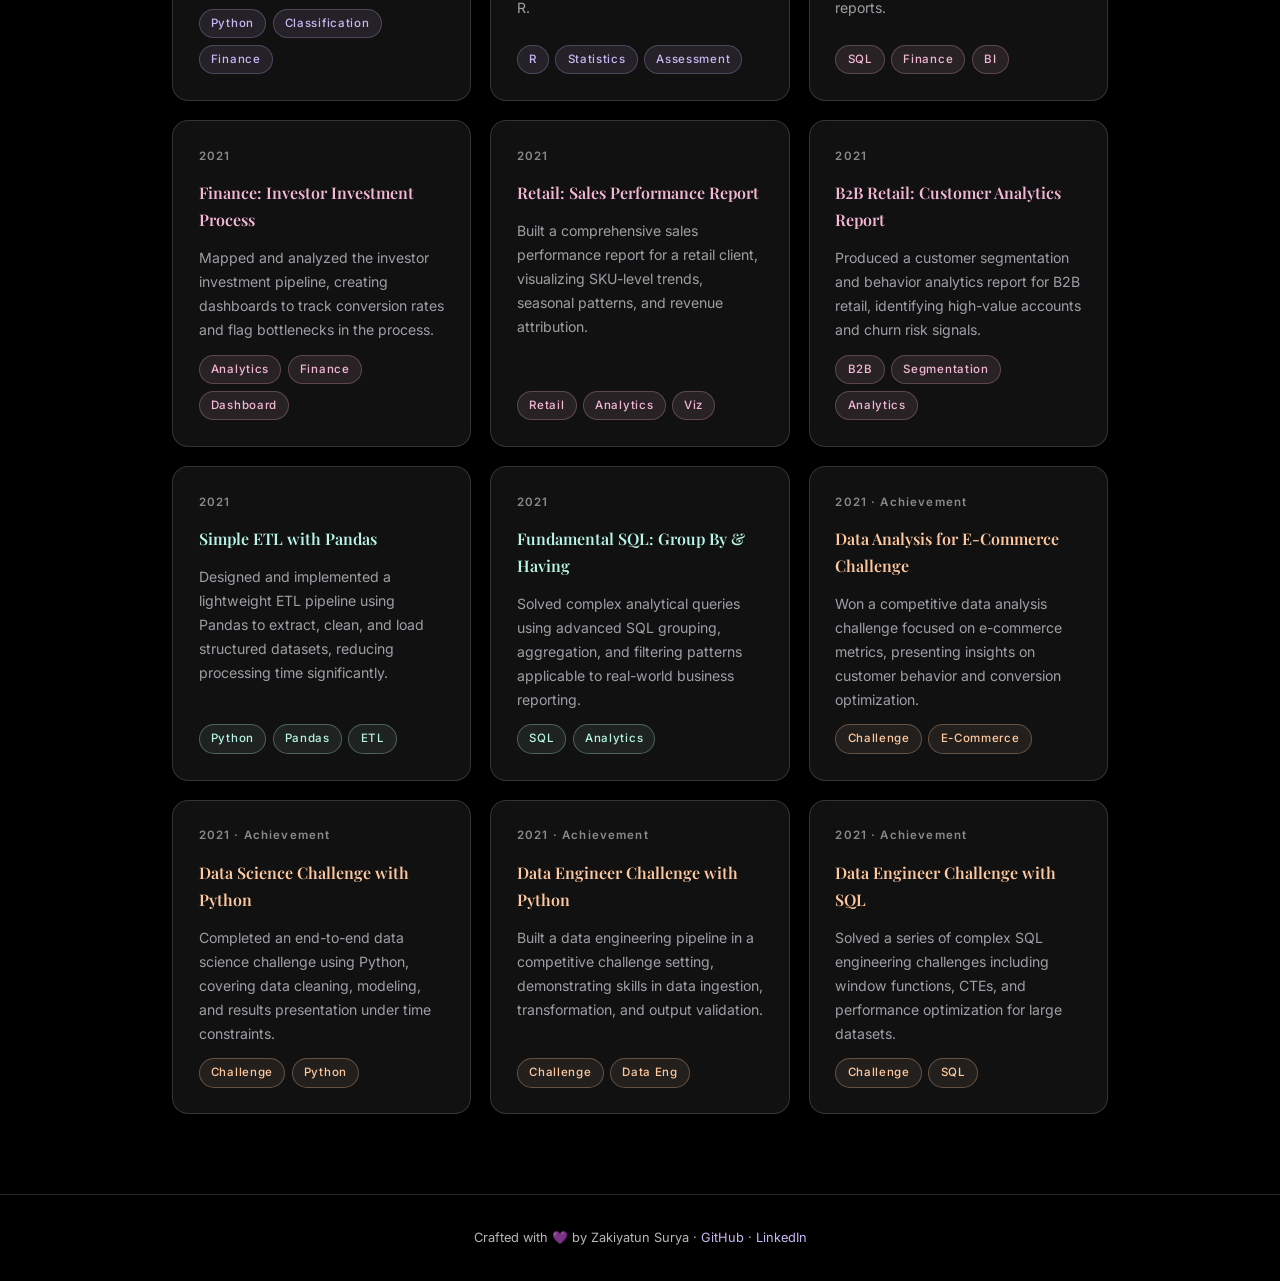
<file: projects.html>
<!DOCTYPE html>
<html lang="en">
<head>
  <meta charset="UTF-8">
  <meta name="viewport" content="width=device-width, initial-scale=1.0">
  <meta name="description" content="A collection of automation scripts, data pipelines, and tools built by Zakiyatun Surya - including ZS Sender, a Chrome extension live on the Web Store." />
  <meta property="og:type" content="website" />
  <meta property="og:title" content="Projects - Zakiyatun Surya" />
  <meta property="og:description" content="Operations Specialist turned Automation Builder. I design data workflows, ship my own tools, and turn manual chaos into systems that scale." />
  <meta property="og:url" content="https://zakiyyah-ai.github.io/projects.html" />
  <meta property="og:image" content="https://zakiyyah-ai.github.io/favicon.png" />
  <link rel="icon" type="image/png" href="favicon.png">
  <link rel="apple-touch-icon" href="favicon.png">
  <title>Projects - Zakiyatun Surya</title>
  <link rel="stylesheet" href="style.css">
  <style>
    .page-hero {
      max-width: 1000px;
      margin: 0 auto;
      padding: 4rem 2rem 2rem;
    }
    .page-hero h1 { margin-bottom: 0.8rem; }
    .page-hero p { max-width: 560px; font-size: 1rem; }

    /* filter pills */
    .filter-row {
      display: flex;
      gap: 0.6rem;
      flex-wrap: wrap;
      margin-top: 1.8rem;
    }
    .filter-btn {
      background: transparent;
      border: 1px solid var(--border);
      color: var(--muted);
      padding: 0.35rem 0.9rem;
      border-radius: 20px;
      font-size: 0.78rem;
      font-weight: 500;
      letter-spacing: 0.05em;
      cursor: pointer;
      transition: all 0.2s;
      font-family: 'Inter', sans-serif;
    }
    .filter-btn:hover, .filter-btn.active {
      border-color: var(--lavender);
      color: var(--lavender);
      background: rgba(201, 184, 245, 0.08);
    }

    /* projects grid */
    .projects-grid {
      max-width: 1000px;
      margin: 0 auto;
      padding: 2rem 2rem 5rem;
      display: grid;
      grid-template-columns: repeat(auto-fill, minmax(290px, 1fr));
      gap: 1.2rem;
    }
    .proj-card {
      background: var(--card);
      border: 1px solid var(--border);
      border-radius: 16px;
      padding: 1.6rem;
      display: flex;
      flex-direction: column;
      gap: 0.8rem;
      transition: border-color 0.25s, transform 0.25s;
    }
    .proj-card:hover {
      border-color: rgba(201, 184, 245, 0.4);
      transform: translateY(-3px);
    }
    .proj-year {
      font-size: 0.72rem;
      font-weight: 600;
      letter-spacing: 0.1em;
      color: var(--muted);
    }
    .proj-card h3 { font-family: 'Playfair Display', serif; font-size: 1rem; font-weight: 600; }
    .proj-card p { font-size: 0.88rem; color: rgba(247,245,255,0.62); flex: 1; }
    .proj-tags { display: flex; flex-wrap: wrap; gap: 0.4rem; }
    .proj-card[data-cat="ml"] .proj-accent { color: var(--lavender); }
    .proj-card[data-cat="analytics"] .proj-accent { color: var(--pink); }
    .proj-card[data-cat="automation"] .proj-accent { color: var(--mint); }
    .proj-card[data-cat="challenge"] .proj-accent { color: #FFC9A0; }
    .proj-card[data-cat="tools"] .proj-accent { color: #9FD8FF; }
    .proj-hidden { display: none; }
  </style>
</head>
<body data-page="projects">
<script src="nav.js"></script>

<main class="page">
  <div class="page-hero">
    <div class="section-label">Portfolio</div>
    <h1>Things I've <span class="grad">built & explored</span></h1>
    <p>Projects spanning data analytics and automation to dashboards and reporting.</p>

    <div class="filter-row">
      <button class="filter-btn active" data-filter="all">All</button>
      <button class="filter-btn" data-filter="tools">Tools</button>
      <button class="filter-btn" data-filter="analytics">Analytics</button>
      <button class="filter-btn" data-filter="automation">Automation</button>
      <button class="filter-btn" data-filter="ml">ML</button>
      <button class="filter-btn" data-filter="challenge">Challenges</button>
    </div>
  </div>

  <div class="projects-grid">

    <!-- ZS Sender (live product) -->
    <div class="proj-card" data-cat="tools" data-year="2026">
      <div class="proj-year">2026 &middot; Live Product</div>
      <h3 class="proj-accent">ZS Sender: WhatsApp Web Automation</h3>
      <p>A Chrome extension that sends personalized WhatsApp messages from WhatsApp Web. CSV import, groups, delays and batching, all running locally with no servers.</p>
      <div class="proj-tags"><span class="tag" style="color:#9FD8FF;border-color:rgba(159,216,255,0.3);background:rgba(159,216,255,0.08)">Chrome Extension</span><span class="tag" style="color:#9FD8FF;border-color:rgba(159,216,255,0.3);background:rgba(159,216,255,0.08)">JavaScript</span><span class="tag" style="color:#9FD8FF;border-color:rgba(159,216,255,0.3);background:rgba(159,216,255,0.08)">Automation</span></div>
      <a href="zs-sender.html" class="btn btn-outline" style="align-self:flex-start;margin-top:0.4rem;">Learn more</a>
    </div>

    <!-- ML Projects -->
    <div class="proj-card" data-cat="ml" data-year="2021">
      <div class="proj-year">2021</div>
      <h3 class="proj-accent">Machine Learning for Retail: Product Packaging</h3>
      <p>Developed a machine learning model using R to optimize product packaging decisions for retail operations, applying clustering and classification techniques.</p>
      <div class="proj-tags"><span class="tag">R</span><span class="tag">Machine Learning</span><span class="tag">Retail</span></div>
    </div>

    <div class="proj-card" data-cat="ml" data-year="2021">
      <div class="proj-year">2021</div>
      <h3 class="proj-accent">Building a Recommender System with Python</h3>
      <p>Implemented a collaborative filtering recommender system from scratch using Python and NumPy, exploring user-item matrix factorization approaches.</p>
      <div class="proj-tags"><span class="tag">Python</span><span class="tag">NumPy</span><span class="tag">Recommender</span></div>
    </div>

    <div class="proj-card" data-cat="ml" data-year="2021">
      <div class="proj-year">2021</div>
      <h3 class="proj-accent">Recommender System with Similarity Functions</h3>
      <p>Extended the recommender system project with cosine and Pearson similarity functions, comparing performance across different similarity metrics.</p>
      <div class="proj-tags"><span class="tag">Python</span><span class="tag">Similarity</span><span class="tag">ML</span></div>
    </div>

    <div class="proj-card" data-cat="ml" data-year="2021">
      <div class="proj-year">2021</div>
      <h3 class="proj-accent">Loan Classification for MSME Sector</h3>
      <p>Built a classification model to predict loan risk for micro, small, and medium enterprises, supporting financial inclusion decision-making.</p>
      <div class="proj-tags"><span class="tag">Python</span><span class="tag">Classification</span><span class="tag">Finance</span></div>
    </div>

    <div class="proj-card" data-cat="ml" data-year="2021">
      <div class="proj-year">2021</div>
      <h3 class="proj-accent">Data Scientist Assessment using R</h3>
      <p>Completed a comprehensive data science assessment covering statistical analysis, machine learning model selection, and interpretation in R.</p>
      <div class="proj-tags"><span class="tag">R</span><span class="tag">Statistics</span><span class="tag">Assessment</span></div>
    </div>

    <!-- Analytics Projects -->
    <div class="proj-card" data-cat="analytics" data-year="2026">
      <div class="proj-year">2026</div>
      <h3 class="proj-accent">Student Cohort Retention Dashboard</h3>
      <p>Built an interactive Tableau dashboard analyzing weekly engagement retention across 22 course cohorts using the OULAD public dataset. Cohort heatmap, retention curves, and drop-off analysis to pinpoint exactly when students disengage.</p>
      <div class="proj-tags"><span class="tag pink">Tableau</span><span class="tag pink">Cohort Analysis</span><span class="tag pink">Python (ETL)</span></div>
      <div style="display:flex;gap:0.6rem;flex-wrap:wrap;margin-top:0.4rem;">
        <a href="https://public.tableau.com/app/profile/zakiyatun.surya/viz/StudentCohortRetentionDashboard/StudentCohortRetention" class="btn btn-outline" target="_blank" rel="noopener noreferrer">View Dashboard</a>
        <a href="https://github.com/zakiyyah-ai/student_cohort_retention" class="btn btn-outline" target="_blank" rel="noopener noreferrer">View Code</a>
      </div>
    </div>

    <div class="proj-card" data-cat="analytics" data-year="2021">
      <div class="proj-year">2021</div>
      <h3 class="proj-accent">Data Analyst for Finance: Branch Performance</h3>
      <p>Analyzed multi-branch financial data to surface performance trends, identify underperforming locations, and generate executive-ready reports.</p>
      <div class="proj-tags"><span class="tag pink">SQL</span><span class="tag pink">Finance</span><span class="tag pink">BI</span></div>
    </div>

    <div class="proj-card" data-cat="analytics" data-year="2021">
      <div class="proj-year">2021</div>
      <h3 class="proj-accent">Finance: Investor Investment Process</h3>
      <p>Mapped and analyzed the investor investment pipeline, creating dashboards to track conversion rates and flag bottlenecks in the process.</p>
      <div class="proj-tags"><span class="tag pink">Analytics</span><span class="tag pink">Finance</span><span class="tag pink">Dashboard</span></div>
    </div>

    <div class="proj-card" data-cat="analytics" data-year="2021">
      <div class="proj-year">2021</div>
      <h3 class="proj-accent">Retail: Sales Performance Report</h3>
      <p>Built a comprehensive sales performance report for a retail client, visualizing SKU-level trends, seasonal patterns, and revenue attribution.</p>
      <div class="proj-tags"><span class="tag pink">Retail</span><span class="tag pink">Analytics</span><span class="tag pink">Viz</span></div>
    </div>

    <div class="proj-card" data-cat="analytics" data-year="2021">
      <div class="proj-year">2021</div>
      <h3 class="proj-accent">B2B Retail: Customer Analytics Report</h3>
      <p>Produced a customer segmentation and behavior analytics report for B2B retail, identifying high-value accounts and churn risk signals.</p>
      <div class="proj-tags"><span class="tag pink">B2B</span><span class="tag pink">Segmentation</span><span class="tag pink">Analytics</span></div>
    </div>

    <!-- Automation -->
    <div class="proj-card" data-cat="automation" data-year="2026">
      <div class="proj-year">2026 &middot; Open Source</div>
      <h3 class="proj-accent">Sheet Ops Toolkit</h3>
      <p>Google Apps Script utilities that add a custom menu to any Sheet: pull Drive file links, parse JSON into rows, resolve file names from URLs, and audit or bulk-update Calendar events. Built while managing 7+ parallel class programs and 700+ students.</p>
      <div class="proj-tags"><span class="tag" style="color:var(--mint);border-color:rgba(184,245,228,0.3);background:rgba(184,245,228,0.08)">Google Apps Script</span><span class="tag" style="color:var(--mint);border-color:rgba(184,245,228,0.3);background:rgba(184,245,228,0.08)">Google Sheets</span><span class="tag" style="color:var(--mint);border-color:rgba(184,245,228,0.3);background:rgba(184,245,228,0.08)">Automation</span></div>
      <a href="https://github.com/zakiyyah-ai/sheets-ops-toolkit" class="btn btn-outline" target="_blank" rel="noopener noreferrer" style="align-self:flex-start;margin-top:0.4rem;">View on GitHub</a>
    </div>

    <div class="proj-card" data-cat="automation" data-year="2021">
      <div class="proj-year">2021</div>
      <h3 class="proj-accent">Simple ETL with Pandas</h3>
      <p>Designed and implemented a lightweight ETL pipeline using Pandas to extract, clean, and load structured datasets, reducing processing time significantly.</p>
      <div class="proj-tags"><span class="tag" style="color:var(--mint);border-color:rgba(184,245,228,0.3);background:rgba(184,245,228,0.08)">Python</span><span class="tag" style="color:var(--mint);border-color:rgba(184,245,228,0.3);background:rgba(184,245,228,0.08)">Pandas</span><span class="tag" style="color:var(--mint);border-color:rgba(184,245,228,0.3);background:rgba(184,245,228,0.08)">ETL</span></div>
    </div>

    <div class="proj-card" data-cat="automation" data-year="2021">
      <div class="proj-year">2021</div>
      <h3 class="proj-accent">Fundamental SQL: Group By & Having</h3>
      <p>Solved complex analytical queries using advanced SQL grouping, aggregation, and filtering patterns applicable to real-world business reporting.</p>
      <div class="proj-tags"><span class="tag" style="color:var(--mint);border-color:rgba(184,245,228,0.3);background:rgba(184,245,228,0.08)">SQL</span><span class="tag" style="color:var(--mint);border-color:rgba(184,245,228,0.3);background:rgba(184,245,228,0.08)">Analytics</span></div>
    </div>

    <!-- Challenges -->
    <div class="proj-card" data-cat="challenge" data-year="2021">
      <div class="proj-year">2021 · Achievement</div>
      <h3 class="proj-accent">Data Analysis for E-Commerce Challenge</h3>
      <p>Won a competitive data analysis challenge focused on e-commerce metrics, presenting insights on customer behavior and conversion optimization.</p>
      <div class="proj-tags"><span class="tag" style="color:#FFC9A0;border-color:rgba(255,201,160,0.3);background:rgba(255,201,160,0.08)">Challenge</span><span class="tag" style="color:#FFC9A0;border-color:rgba(255,201,160,0.3);background:rgba(255,201,160,0.08)">E-Commerce</span></div>
    </div>

    <div class="proj-card" data-cat="challenge" data-year="2021">
      <div class="proj-year">2021 · Achievement</div>
      <h3 class="proj-accent">Data Science Challenge with Python</h3>
      <p>Completed an end-to-end data science challenge using Python, covering data cleaning, modeling, and results presentation under time constraints.</p>
      <div class="proj-tags"><span class="tag" style="color:#FFC9A0;border-color:rgba(255,201,160,0.3);background:rgba(255,201,160,0.08)">Challenge</span><span class="tag" style="color:#FFC9A0;border-color:rgba(255,201,160,0.3);background:rgba(255,201,160,0.08)">Python</span></div>
    </div>

    <div class="proj-card" data-cat="challenge" data-year="2021">
      <div class="proj-year">2021 · Achievement</div>
      <h3 class="proj-accent">Data Engineer Challenge with Python</h3>
      <p>Built a data engineering pipeline in a competitive challenge setting, demonstrating skills in data ingestion, transformation, and output validation.</p>
      <div class="proj-tags"><span class="tag" style="color:#FFC9A0;border-color:rgba(255,201,160,0.3);background:rgba(255,201,160,0.08)">Challenge</span><span class="tag" style="color:#FFC9A0;border-color:rgba(255,201,160,0.3);background:rgba(255,201,160,0.08)">Data Eng</span></div>
    </div>

    <div class="proj-card" data-cat="challenge" data-year="2021">
      <div class="proj-year">2021 · Achievement</div>
      <h3 class="proj-accent">Data Engineer Challenge with SQL</h3>
      <p>Solved a series of complex SQL engineering challenges including window functions, CTEs, and performance optimization for large datasets.</p>
      <div class="proj-tags"><span class="tag" style="color:#FFC9A0;border-color:rgba(255,201,160,0.3);background:rgba(255,201,160,0.08)">Challenge</span><span class="tag" style="color:#FFC9A0;border-color:rgba(255,201,160,0.3);background:rgba(255,201,160,0.08)">SQL</span></div>
    </div>

  </div>
</main>

<footer>
  <p>Crafted with 💜 by Zakiyatun Surya · <a href="https://github.com/zakiyyah-ai" target="_blank">GitHub</a> · <a href="https://www.linkedin.com/in/zakiyatun/" target="_blank">LinkedIn</a></p>
</footer>

<script>
  const grid = document.querySelector('.projects-grid');
  const btns = document.querySelectorAll('.filter-btn');

  // Sort cards by release year, newest first, then reinsert them in that
  // order — this way every filter view (including "All") shows newest first.
  const sortedCards = Array.from(document.querySelectorAll('.proj-card'))
    .sort((a, b) => (Number(b.dataset.year) || 0) - (Number(a.dataset.year) || 0));
  sortedCards.forEach(card => grid.appendChild(card));

  const cards = document.querySelectorAll('.proj-card');

  btns.forEach(btn => {
    btn.addEventListener('click', () => {
      btns.forEach(b => b.classList.remove('active'));
      btn.classList.add('active');
      const filter = btn.dataset.filter;
      cards.forEach(card => {
        if (filter === 'all' || card.dataset.cat === filter) {
          card.style.display = '';
        } else {
          card.style.display = 'none';
        }
      });
    });
  });
</script>
</body>
</html>
</file>
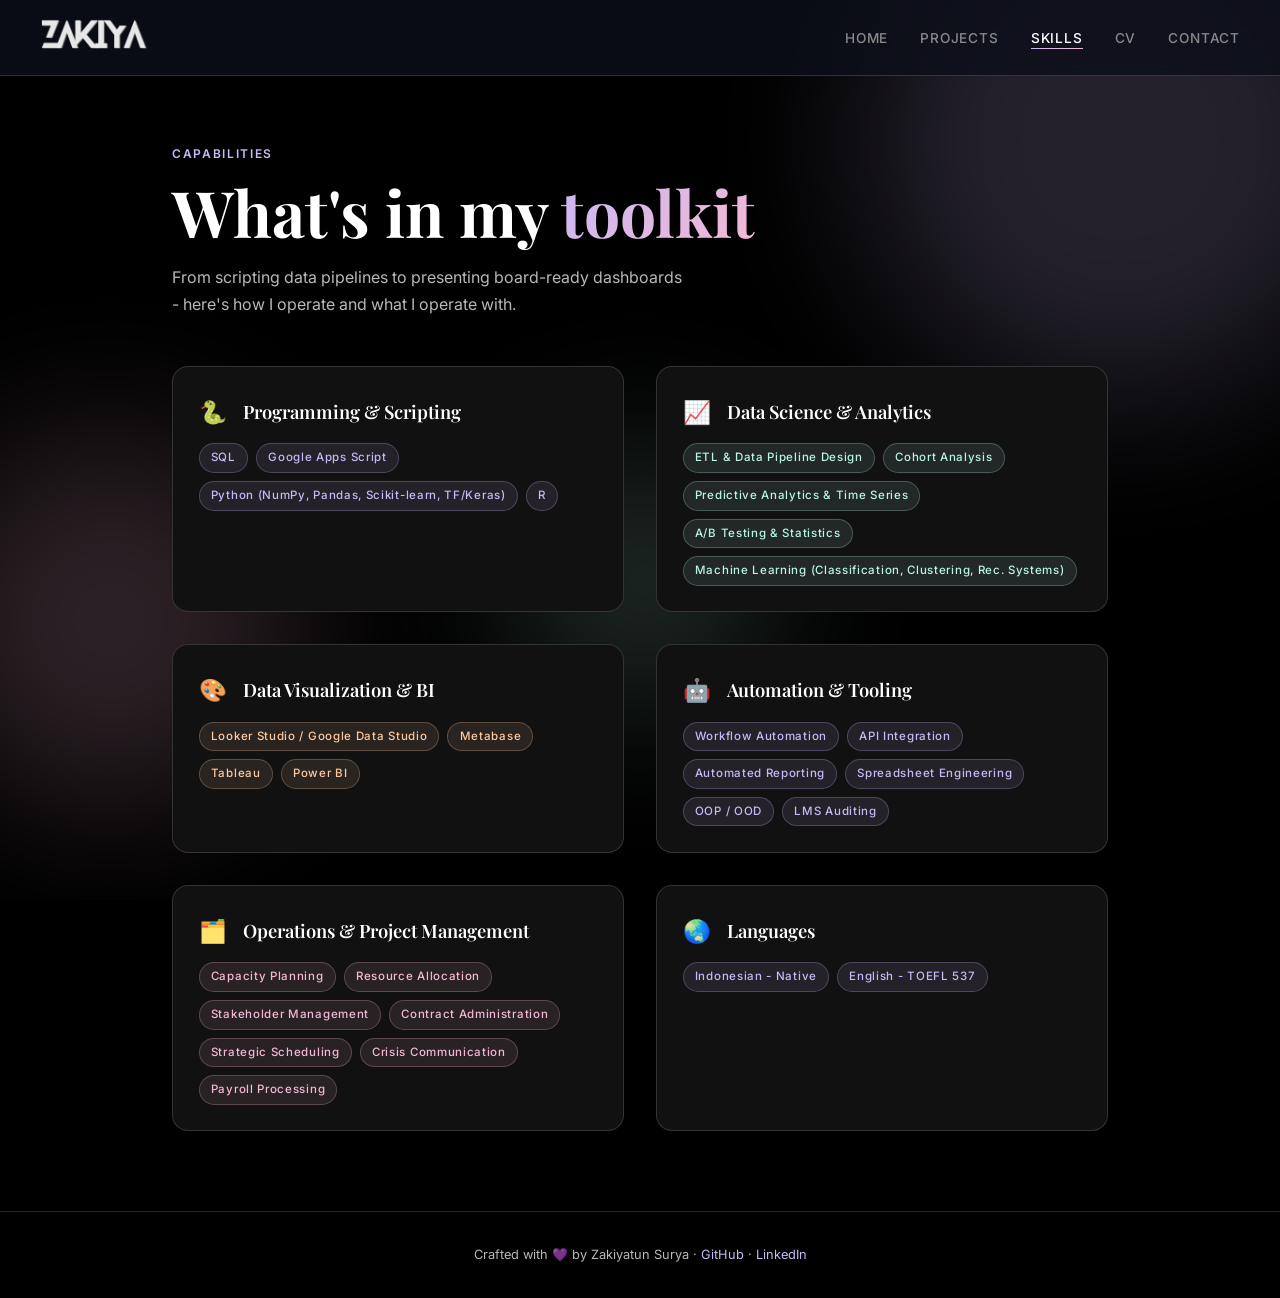
<file: skills.html>
<!DOCTYPE html>
<html lang="en">
<head>
  <meta charset="UTF-8">
  <meta name="viewport" content="width=device-width, initial-scale=1.0">
  <meta name="description" content="Python, SQL, Google Apps Script, Tableau, Power BI, Looker Studio, and operations management skills built across 4+ years in data & automation." />
  <meta property="og:type" content="website" />
  <meta property="og:title" content="Skills - Zakiyatun Surya" />
  <meta property="og:description" content="Operations Specialist turned Automation Builder. I design data workflows, ship my own tools, and turn manual chaos into systems that scale." />
  <meta property="og:url" content="https://zakiyyah-ai.github.io/skills.html" />
  <meta property="og:image" content="https://zakiyyah-ai.github.io/favicon.png" />
  <link rel="icon" type="image/png" href="favicon.png">
  <link rel="apple-touch-icon" href="favicon.png">
  <title>Skills - Zakiyatun Surya</title>
  <link rel="stylesheet" href="style.css">
  <style>
    .page-hero {
      max-width: 1000px;
      margin: 0 auto;
      padding: 4rem 2rem 3rem;
    }
    .page-hero h1 { margin-bottom: 0.8rem; }
    .page-hero p { max-width: 520px; }

    .skills-section {
      max-width: 1000px;
      margin: 0 auto;
      padding: 0 2rem 5rem;
    }

    .skill-group {
      margin-bottom: 3rem;
    }
    .skill-group-header {
      display: flex;
      align-items: center;
      gap: 1rem;
      margin-bottom: 1.2rem;
    }
    .skill-group-icon { font-size: 1.4rem; }
    .skill-group-title {
      font-family: 'Playfair Display', serif;
      font-size: 1.15rem;
      font-weight: 600;
    }
    .skill-group-desc { font-size: 0.84rem; color: var(--muted); }

    /* tag clouds */
    .tag-cloud {
      display: flex;
      flex-wrap: wrap;
      gap: 0.5rem;
      margin-top: 0.6rem;
    }

    .groups-grid {
      display: grid;
      grid-template-columns: 1fr 1fr;
      gap: 2rem;
    }

    .group-card {
      background: var(--card);
      border: 1px solid var(--border);
      border-radius: 16px;
      padding: 1.6rem;
    }

    @media (max-width: 640px) {
      .groups-grid { grid-template-columns: 1fr; }
    }
  </style>
</head>
<body data-page="skills">
<script src="nav.js"></script>

<main class="page">
  <div class="page-hero">
    <div class="section-label">Capabilities</div>
    <h1>What's in my <span class="grad">toolkit</span></h1>
    <p>From scripting data pipelines to presenting board-ready dashboards - here's how I operate and what I operate with.</p>
  </div>

  <div class="skills-section">
    <!-- two-col cards -->
    <div class="groups-grid">
      
      <div class="group-card">
        <div class="skill-group-header" style="margin-bottom:0.8rem">
          <span class="skill-group-icon">🐍</span>
          <div>
            <div class="skill-group-title">Programming & Scripting</div>
          </div>
        </div>
        <div class="tag-cloud">
          <span class="tag">SQL</span>
          <span class="tag">Google Apps Script</span>
          <span class="tag">Python (NumPy, Pandas, Scikit-learn, TF/Keras)</span>
          <span class="tag">R</span>
        </div>
      </div>
      
      <div class="group-card">
        <div class="skill-group-header" style="margin-bottom:0.8rem">
          <span class="skill-group-icon">📈</span>
          <div>
            <div class="skill-group-title">Data Science & Analytics</div>
          </div>
        </div>
        <div class="tag-cloud">
          <span class="tag mint">ETL & Data Pipeline Design</span>
          <span class="tag mint">Cohort Analysis</span>
          <span class="tag mint">Predictive Analytics & Time Series</span>
          <span class="tag mint">A/B Testing & Statistics</span>
          <span class="tag mint">Machine Learning (Classification, Clustering, Rec. Systems)</span>
        </div>
      </div>
      
      <div class="group-card">
        <div class="skill-group-header" style="margin-bottom:0.8rem">
          <span class="skill-group-icon">🎨</span>
          <div>
            <div class="skill-group-title">Data Visualization & BI</div>
          </div>
        </div>
        <div class="tag-cloud">
          <span class="tag peach">Looker Studio / Google Data Studio</span>
          <span class="tag peach">Metabase</span>
          <span class="tag peach">Tableau</span>
          <span class="tag peach">Power BI</span>
        </div>
      </div>

      <div class="group-card">
        <div class="skill-group-header" style="margin-bottom:0.8rem">
          <span class="skill-group-icon">🤖</span>
          <div>
            <div class="skill-group-title">Automation & Tooling</div>
          </div>
        </div>
        <div class="tag-cloud">
          <span class="tag">Workflow Automation</span>
          <span class="tag">API Integration</span>
          <span class="tag">Automated Reporting</span>
          <span class="tag">Spreadsheet Engineering</span>
          <span class="tag">OOP / OOD</span>
          <span class="tag">LMS Auditing</span>
        </div>
      </div>

      <div class="group-card">
        <div class="skill-group-header" style="margin-bottom:0.8rem">
          <span class="skill-group-icon">🗂️</span>
          <div>
            <div class="skill-group-title">Operations & Project Management</div>
          </div>
        </div>
        <div class="tag-cloud">
          <span class="tag pink">Capacity Planning</span>
          <span class="tag pink">Resource Allocation</span>
          <span class="tag pink">Stakeholder Management</span>
          <span class="tag pink">Contract Administration</span>
          <span class="tag pink">Strategic Scheduling</span>
          <span class="tag pink">Crisis Communication</span>
          <span class="tag pink">Payroll Processing</span>
        </div>
      </div>
      
      <div class="group-card">
        <div class="skill-group-header" style="margin-bottom:0.8rem">
          <span class="skill-group-icon">🌏</span>
          <div>
            <div class="skill-group-title">Languages</div>
          </div>
        </div>
        <div class="tag-cloud">
          <span class="tag">Indonesian - Native</span>
          <span class="tag">English - TOEFL 537</span>
        </div>
      </div>
    </div>

  </div>
</main>

<footer>
  <p>Crafted with 💜 by Zakiyatun Surya · <a href="https://github.com/zakiyyah-ai" target="_blank">GitHub</a> · <a href="https://www.linkedin.com/in/zakiyatun/" target="_blank">LinkedIn</a></p>
</footer>

</body>
</html>
</file>
<file: style.css>
@import url('https://fonts.googleapis.com/css2?family=Playfair+Display:ital,wght@0,400;0,600;0,700;1,400&family=Inter:wght@300;400;500;600&display=swap');

:root {
  --navy: #000000;
  --card: #111111;
  --card2: #1A1A1A;
  --lavender: #C9B8F5;
  --pink: #F5B8D4;
  --mint: #B8F5E4;
  --white: #FFFFFF;
  --muted: #8A8A8A;
  --border: rgba(255, 255, 255, 0.15);
}

*, *::before, *::after { box-sizing: border-box; margin: 0; padding: 0; }

html { scroll-behavior: smooth; }

body {
  background: var(--navy);
  color: var(--white);
  font-family: 'Inter', sans-serif;
  font-size: 16px;
  line-height: 1.7;
  min-height: 100vh;
  overflow-x: hidden;
}

/* ── ORBS ─────────────────────────────── */
.orb-wrap {
  position: fixed;
  inset: 0;
  pointer-events: none;
  z-index: 0;
  overflow: hidden;
}
.orb {
  position: absolute;
  border-radius: 50%;
  filter: blur(80px);
  opacity: 0.18;
  animation: drift 18s ease-in-out infinite alternate;
}
.orb-1 { width: 520px; height: 520px; background: var(--lavender); top: -120px; right: -100px; animation-duration: 20s; }
.orb-2 { width: 380px; height: 380px; background: var(--pink); bottom: 10%; left: -80px; animation-duration: 16s; animation-delay: -6s; }
.orb-3 { width: 260px; height: 260px; background: var(--mint); top: 50%; left: 40%; animation-duration: 24s; animation-delay: -10s; }

@keyframes drift {
  from { transform: translate(0, 0) scale(1); }
  to   { transform: translate(30px, 20px) scale(1.08); }
}

/* ── NAV ──────────────────────────────── */
nav {
  position: fixed;
  top: 0; left: 0; right: 0;
  z-index: 100;
  display: flex;
  align-items: center;
  justify-content: space-between;
  padding: 1.1rem 2.5rem;
  background: rgba(13, 15, 26, 0.82);
  backdrop-filter: blur(14px);
  border-bottom: 1px solid var(--border);
}

.nav-logo img {
  height: 32px;
  width: auto;
  filter: invert(1);
  opacity: 0.9;
  transition: opacity 0.2s;
}
.nav-logo img:hover { opacity: 1; }

.nav-links {
  display: flex;
  gap: 2rem;
  list-style: none;
}

.nav-links a {
  color: var(--muted);
  text-decoration: none;
  font-size: 0.85rem;
  font-weight: 500;
  letter-spacing: 0.06em;
  text-transform: uppercase;
  transition: color 0.2s;
  position: relative;
}
.nav-links a::after {
  content: '';
  position: absolute;
  bottom: -3px; left: 0; right: 0;
  height: 1px;
  background: linear-gradient(90deg, var(--lavender), var(--pink));
  transform: scaleX(0);
  transform-origin: left;
  transition: transform 0.25s;
}
.nav-links a:hover, .nav-links a.active { color: var(--white); }
.nav-links a:hover::after, .nav-links a.active::after { transform: scaleX(1); }

/* ── HAMBURGER ────────────────────────── */
.hamburger {
  display: none;
  flex-direction: column;
  gap: 5px;
  cursor: pointer;
  padding: 4px;
  background: none;
  border: none;
  z-index: 200;
}
.hamburger span {
  display: block;
  width: 24px;
  height: 2px;
  background: var(--lavender);
  border-radius: 2px;
  transition: all 0.3s ease;
}
.hamburger.open span:nth-child(1) { transform: translateY(7px) rotate(45deg); }
.hamburger.open span:nth-child(2) { opacity: 0; }
.hamburger.open span:nth-child(3) { transform: translateY(-7px) rotate(-45deg); }

.mobile-menu {
  display: none;
  position: fixed;
  top: 0;
  left: 0;
  bottom: 0;
  width: max-content;
  min-width: 160px;
  background: rgba(13, 15, 26, 0.97);
  backdrop-filter: blur(14px);
  border-right: 1px solid var(--border);
  z-index: 99;
  flex-direction: column;
  align-items: flex-start;
  justify-content: flex-start;
  gap: 1.2rem;
  padding: 100px 2.5rem 2.5rem 1.5rem;
  opacity: 0;
  pointer-events: none;
  transition: opacity 0.3s;
}
.mobile-menu.open {
  opacity: 1;
  pointer-events: all;
}
.mobile-menu a {
  color: var(--muted);
  text-decoration: none;
  font-family: 'Inter', sans-serif;
  font-size: 1rem;
  font-weight: 500;
  letter-spacing: 0.06em;
  text-transform: uppercase;
  transition: color 0.2s;
  position: relative;
}
.mobile-menu a::after {
  content: '';
  position: absolute;
  bottom: -3px; left: 0; right: 0;
  height: 1px;
  background: linear-gradient(90deg, var(--lavender), var(--pink));
  transform: scaleX(0);
  transform-origin: left;
  transition: transform 0.25s;
}
.mobile-menu a:hover { color: var(--white); }
.mobile-menu a:hover::after { transform: scaleX(1); }
.mobile-menu a.active { color: var(--white); }
.mobile-menu a.active::after { transform: scaleX(1); }

/* ── PAGE WRAPPER ─────────────────────── */
.page {
  position: relative;
  z-index: 1;
  padding-top: 80px;
  min-height: 100vh;
}

/* ── SECTION HELPERS ─────────────────── */
.section {
  max-width: 1000px;
  margin: 0 auto;
  padding: 5rem 2rem;
}

.section-label {
  font-size: 0.75rem;
  font-weight: 600;
  letter-spacing: 0.14em;
  text-transform: uppercase;
  color: var(--lavender);
  margin-bottom: 0.6rem;
}

h1, h2 {
  font-family: 'Playfair Display', serif;
  font-weight: 700;
  line-height: 1.2;
}

h1 { font-size: clamp(2.4rem, 6vw, 4rem); }
h2 { font-size: clamp(1.8rem, 4vw, 2.6rem); }
h3 { font-family: 'Playfair Display', serif; font-size: 1.2rem; font-weight: 600; }

p { color: rgba(255, 255, 255, 0.72); }

/* ── GRADIENT TEXT ────────────────────── */
.grad {
  background: linear-gradient(135deg, var(--lavender) 0%, var(--pink) 100%);
  -webkit-background-clip: text;
  -webkit-text-fill-color: transparent;
  background-clip: text;
}

/* ── CARDS ────────────────────────────── */
.card {
  background: var(--card);
  border: 1px solid var(--border);
  border-radius: 16px;
  padding: 1.8rem;
  transition: border-color 0.25s, transform 0.25s;
}
.card:hover {
  border-color: rgba(201, 184, 245, 0.4);
  transform: translateY(-3px);
}

/* ── TAGS ─────────────────────────────── */
.tag {
  display: inline-block;
  background: rgba(201, 184, 245, 0.1);
  border: 1px solid rgba(201, 184, 245, 0.25);
  color: var(--lavender);
  font-size: 0.72rem;
  font-weight: 500;
  letter-spacing: 0.06em;
  padding: 0.25rem 0.7rem;
  border-radius: 20px;
}
.tag.pink {
  background: rgba(245, 184, 212, 0.1);
  border-color: rgba(245, 184, 212, 0.25);
  color: var(--pink);
}
.tag.mint {
  background: rgba(184, 245, 228, 0.1);
  border-color: rgba(184, 245, 228, 0.25);
  color: var(--mint);
}
.tag.peach {
  background: rgba(255, 201, 160, 0.1);
  border-color: rgba(255, 201, 160, 0.25);
  color: #FFC9A0;
}

/* ── BUTTONS ──────────────────────────── */
.btn {
  display: inline-flex;
  align-items: center;
  gap: 0.5rem;
  padding: 0.7rem 1.5rem;
  border-radius: 40px;
  font-size: 0.85rem;
  font-weight: 600;
  letter-spacing: 0.04em;
  text-decoration: none;
  cursor: pointer;
  border: none;
  transition: all 0.25s;
}
.btn-primary {
  background: linear-gradient(135deg, var(--lavender), var(--pink));
  color: var(--navy);
}
.btn-primary:hover { opacity: 0.88; transform: translateY(-2px); }
.btn-outline {
  background: transparent;
  border: 1px solid var(--border);
  color: var(--lavender);
}
.btn-outline:hover {
  border-color: var(--lavender);
  background: rgba(201, 184, 245, 0.08);
}

/* ── FOOTER ───────────────────────────── */
footer {
  position: relative;
  z-index: 1;
  border-top: 1px solid var(--border);
  padding: 2rem;
  text-align: center;
  font-size: 0.8rem;
  color: var(--muted);
}
footer a { color: var(--lavender); text-decoration: none; }
footer a:hover { text-decoration: underline; }

/* ── DIVIDER ──────────────────────────── */
.divider {
  height: 1px;
  background: linear-gradient(90deg, transparent, var(--border), transparent);
  margin: 0 2rem;
}

/* ── RESPONSIVE ───────────────────────── */
@media (max-width: 768px) {
  nav { padding: 1rem 1.5rem; }
  .nav-links { display: none; }
  .hamburger { display: flex; }
  .mobile-menu { display: flex; }
  .section { padding: 3.5rem 1.25rem; }
}
</file>
